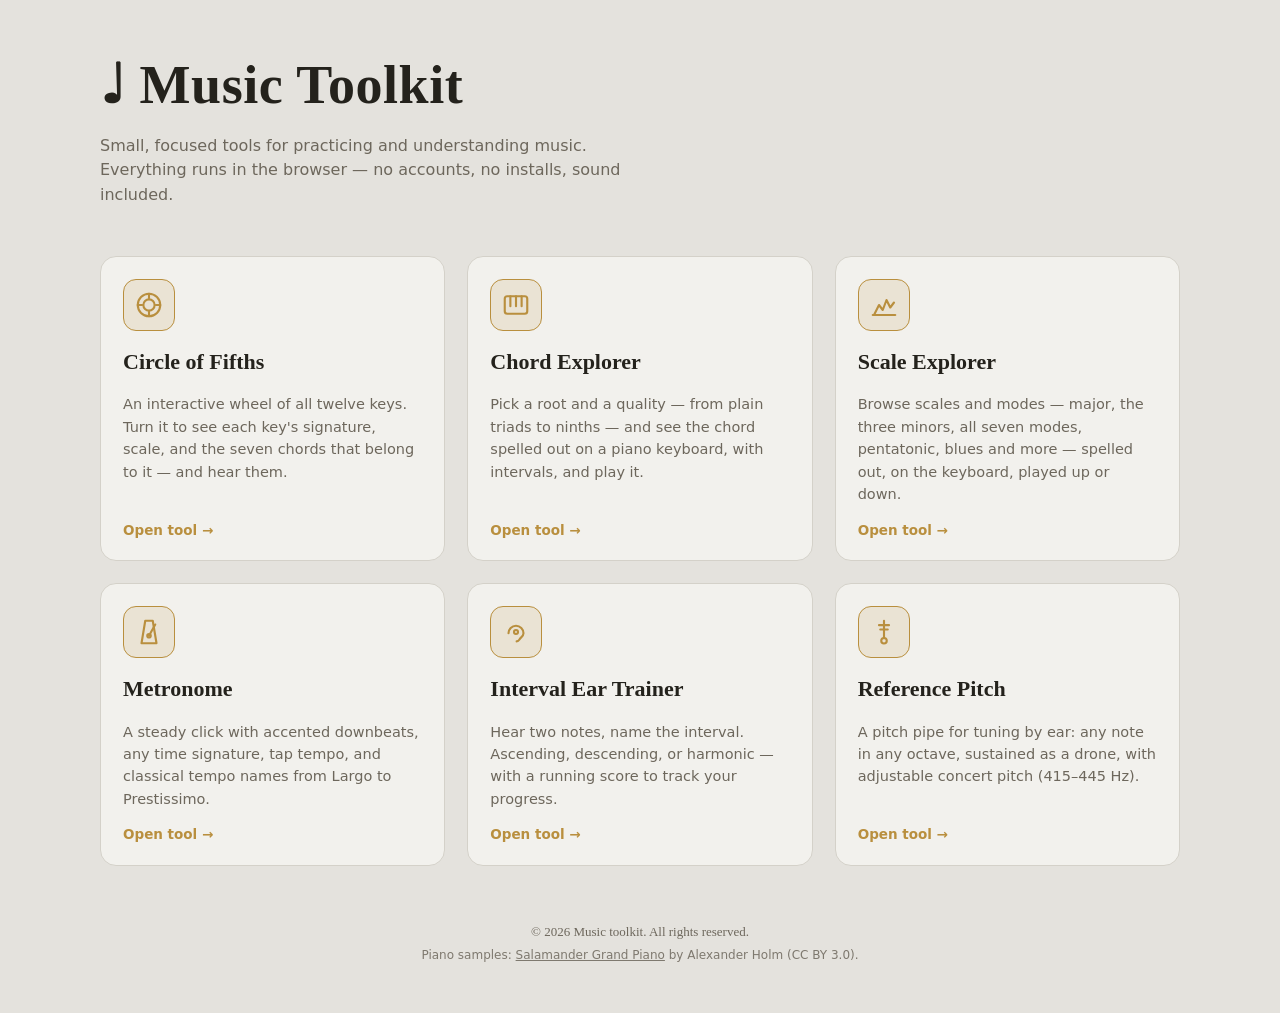
<file: index.html>
<!DOCTYPE html>
<html lang="en">
<head>
<meta charset="utf-8">
<meta name="viewport" content="width=device-width, initial-scale=1">
<title>Chord · Music Toolkit</title>
<link rel="stylesheet" href="css/theme.css">
<style>
  header.page{margin-bottom:clamp(24px,4vw,48px)}
  header.page h1{font-size:clamp(34px,5.5vw,54px)}
  .tools{
    display:grid;grid-template-columns:repeat(auto-fill,minmax(280px,1fr));
    gap:clamp(14px,2vw,22px);
  }
  a.tool{
    display:flex;flex-direction:column;gap:14px;text-decoration:none;color:var(--ink);
    background:var(--card);border:1px solid var(--card-edge);border-radius:16px;
    padding:22px 22px 20px;transition:border-color .2s, transform .2s;
  }
  a.tool:hover{border-color:var(--brass);transform:translateY(-2px)}
  a.tool:focus-visible{outline:2px solid var(--brass);outline-offset:3px}
  .tool .icon{
    width:52px;height:52px;border-radius:13px;background:var(--brass-soft);
    border:1px solid var(--brass);display:flex;align-items:center;justify-content:center;
  }
  .tool .icon svg{width:30px;height:30px;stroke:var(--brass);fill:none;
    stroke-width:1.7;stroke-linecap:round;stroke-linejoin:round}
  .tool h2{
    font-family:"Iowan Old Style","Palatino Linotype",Palatino,Georgia,serif;
    font-size:22px;font-weight:600;margin:0;
  }
  .tool p{margin:0;color:var(--muted);font-size:14.5px;flex:1}
  .tool .go{color:var(--brass);font-size:13.5px;font-weight:600}
</style>
</head>
<body>
<div class="wrap">
  <header class="page">
    <h1>♩ Music Toolkit</h1>
    <p>Small, focused tools for practicing and understanding music.
       Everything runs in the browser — no accounts, no installs, sound included.</p>
  </header>

  <div class="tools">
    <a class="tool" href="circle-of-fifths.html">
      <span class="icon" aria-hidden="true">
        <svg viewBox="0 0 24 24"><circle cx="12" cy="12" r="9"/><circle cx="12" cy="12" r="4.5"/>
        <path d="M12 3v3.5M12 17.5V21M3 12h3.5M17.5 12H21"/></svg>
      </span>
      <h2>Circle of Fifths</h2>
      <p>An interactive wheel of all twelve keys. Turn it to see each key's signature,
         scale, and the seven chords that belong to it — and hear them.</p>
      <span class="go">Open tool →</span>
    </a>

    <a class="tool" href="chords.html">
      <span class="icon" aria-hidden="true">
        <svg viewBox="0 0 24 24"><rect x="3" y="5" width="18" height="14" rx="2"/>
        <path d="M7.5 5v8M12 5v8M16.5 5v8"/></svg>
      </span>
      <h2>Chord Explorer</h2>
      <p>Pick a root and a quality — from plain triads to ninths — and see the chord
         spelled out on a piano keyboard, with intervals, and play it.</p>
      <span class="go">Open tool →</span>
    </a>

    <a class="tool" href="scales.html">
      <span class="icon" aria-hidden="true">
        <svg viewBox="0 0 24 24"><path d="M4 20L8 12l3 4 3-8 3 6 3-4"/>
        <path d="M3 20h18"/></svg>
      </span>
      <h2>Scale Explorer</h2>
      <p>Browse scales and modes — major, the three minors, all seven modes, pentatonic,
         blues and more — spelled out, on the keyboard, played up or down.</p>
      <span class="go">Open tool →</span>
    </a>

    <a class="tool" href="metronome.html">
      <span class="icon" aria-hidden="true">
        <svg viewBox="0 0 24 24"><path d="M9 3h6l3 18H6L9 3z"/><path d="M12 15L17 6"/>
        <circle cx="12" cy="15" r="1.4"/></svg>
      </span>
      <h2>Metronome</h2>
      <p>A steady click with accented downbeats, any time signature, tap tempo,
         and classical tempo names from Largo to Prestissimo.</p>
      <span class="go">Open tool →</span>
    </a>

    <a class="tool" href="ear-trainer.html">
      <span class="icon" aria-hidden="true">
        <svg viewBox="0 0 24 24"><path d="M6 13a6 6 0 1 1 12 0c0 2-1.5 3-2.5 4s-1 2.5-3 2.5"/>
        <circle cx="12" cy="12" r="1.6"/></svg>
      </span>
      <h2>Interval Ear Trainer</h2>
      <p>Hear two notes, name the interval. Ascending, descending, or harmonic —
         with a running score to track your progress.</p>
      <span class="go">Open tool →</span>
    </a>

    <a class="tool" href="tuner.html">
      <span class="icon" aria-hidden="true">
        <svg viewBox="0 0 24 24"><path d="M12 3v14"/><circle cx="12" cy="19" r="2.2"/>
        <path d="M8 6.5h8M9 10h6"/></svg>
      </span>
      <h2>Reference Pitch</h2>
      <p>A pitch pipe for tuning by ear: any note in any octave, sustained as a drone,
         with adjustable concert pitch (415–445&nbsp;Hz).</p>
      <span class="go">Open tool →</span>
    </a>
  </div>

  <footer class="site">
    <p class="brand">© 2026 Music toolkit. All rights reserved.</p>
    <p class="credit">Piano samples: <a href="https://archive.org/details/SalamanderGrandPianoV3">Salamander
       Grand Piano</a> by Alexander Holm (CC&nbsp;BY&nbsp;3.0).</p>
  </footer>
</div>
</body>
</html>
</file>
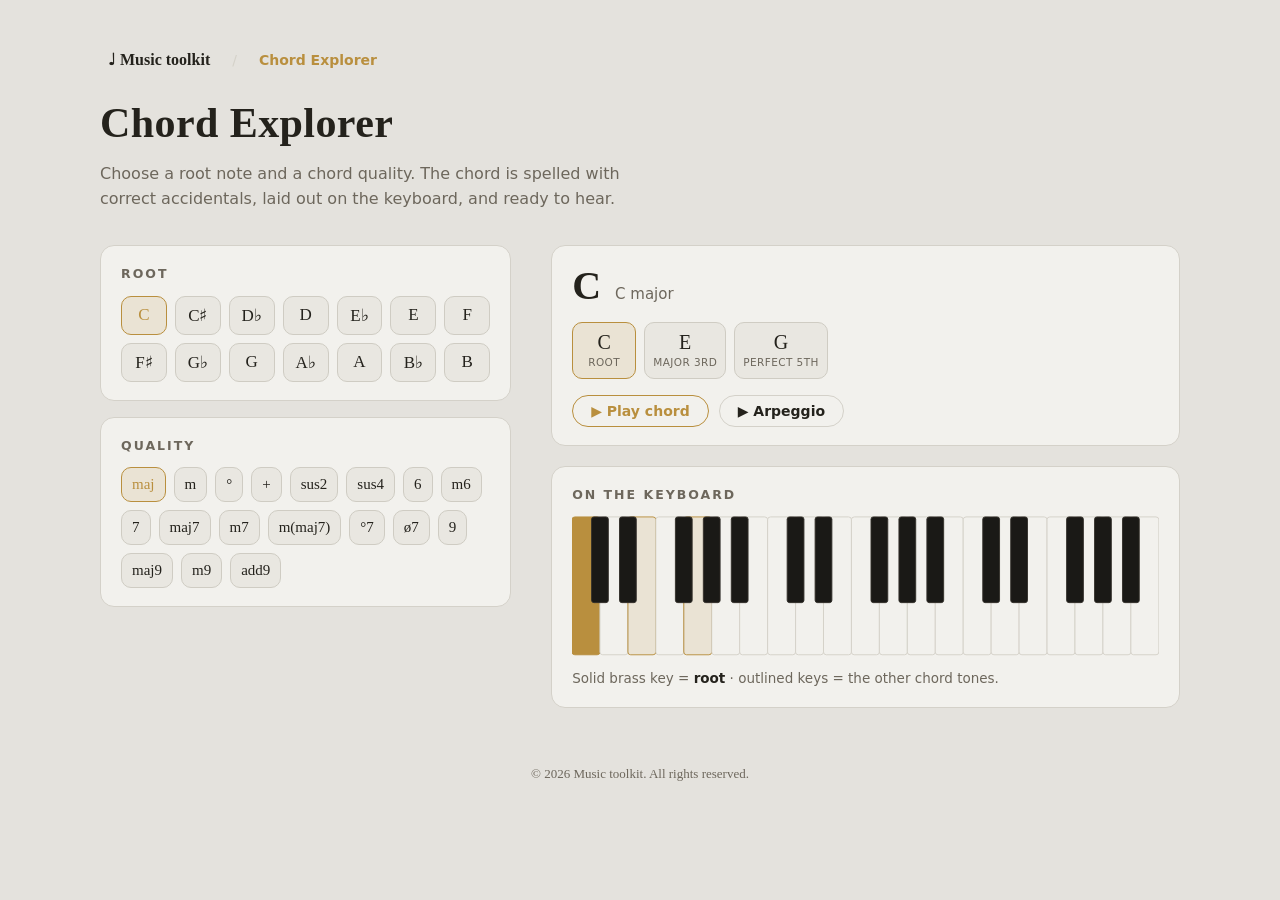
<file: chords.html>
<!DOCTYPE html>
<html lang="en">
<head>
<meta charset="utf-8">
<meta name="viewport" content="width=device-width, initial-scale=1">
<title>Chord Explorer · Music toolkit</title>
<link rel="stylesheet" href="css/theme.css">
<style>
  .layout{display:grid;grid-template-columns:minmax(0,.85fr) minmax(0,1.3fr);gap:clamp(20px,3.5vw,40px);align-items:start}
  @media (max-width:860px){.layout{grid-template-columns:1fr}}
  .col{display:flex;flex-direction:column;gap:16px;min-width:0}

  .roots{display:grid;grid-template-columns:repeat(7,1fr);gap:8px}
  .quals{display:flex;flex-wrap:wrap;gap:8px}
  .quals .chipbtn{font-size:15px}

  .chord-head{display:flex;align-items:baseline;gap:14px;flex-wrap:wrap}
  .chord-head .name{
    font-family:"Iowan Old Style","Palatino Linotype",Palatino,Georgia,serif;
    font-size:40px;font-weight:600;line-height:1.1;
  }
  .chord-head .full{color:var(--muted);font-size:15px}

  .note-row{display:flex;gap:8px;flex-wrap:wrap;margin-top:14px}
  .note-chip{
    background:var(--chip);border:1px solid var(--chip-edge);border-radius:10px;
    min-width:64px;padding:8px 8px 7px;text-align:center;
  }
  .note-chip.root{border-color:var(--brass);background:var(--brass-soft)}
  .note-chip .n{font-family:"Iowan Old Style",Palatino,Georgia,serif;font-size:20px;line-height:1.15}
  .note-chip .iv{font-size:10.5px;color:var(--muted);letter-spacing:.04em;text-transform:uppercase}

  .kbd-box{margin-top:4px}
  svg.kbd{display:block;width:100%;height:auto}
  .wk{fill:var(--card);stroke:var(--card-edge)}
  .bk{fill:var(--disc);stroke:var(--disc-line)}
  .wk.hl{fill:var(--brass-soft);stroke:var(--brass)}
  .bk.hl{fill:var(--brass);stroke:var(--brass)}
  .wk.rt{fill:var(--brass);stroke:var(--brass)}
  .bk.rt{fill:var(--brass);stroke:var(--engrave)}

  .play-row{display:flex;gap:10px;margin-top:16px;flex-wrap:wrap}
</style>
</head>
<body>
<nav class="topnav">
  <a class="home serif" href="index.html">♩ Music toolkit</a>
  <span class="sep">/</span>
  <span class="here">Chord Explorer</span>
</nav>
<div class="wrap">
  <header class="page">
    <h1>Chord Explorer</h1>
    <p>Choose a root note and a chord quality. The chord is spelled with correct
       accidentals, laid out on the keyboard, and ready to hear.</p>
  </header>

  <div class="layout">
    <div class="col">
      <div class="card">
        <h2 class="sect">Root</h2>
        <div class="roots" id="roots"></div>
      </div>
      <div class="card">
        <h2 class="sect">Quality</h2>
        <div class="quals" id="quals"></div>
      </div>
    </div>

    <div class="col">
      <div class="card">
        <div class="chord-head">
          <span class="name serif" id="chordName"></span>
          <span class="full" id="chordFull"></span>
        </div>
        <div class="note-row" id="noteRow"></div>
        <div class="play-row">
          <button class="btn brass" id="playBlock" type="button">▶ Play chord</button>
          <button class="btn" id="playArp" type="button">▶ Arpeggio</button>
        </div>
      </div>
      <div class="card kbd-box">
        <h2 class="sect">On the keyboard</h2>
        <svg class="kbd" id="kbd" viewBox="0 0 630 150" role="img"
             aria-label="Piano keyboard with chord tones highlighted"></svg>
        <p class="hint" style="margin-top:12px">Solid brass key = <b>root</b> ·
           outlined keys = the other chord tones.</p>
      </div>
    </div>
  </div>
  <footer class="site"><p class="brand">© 2026 Music toolkit. All rights reserved.</p></footer>
</div>

<script src="js/piano.js"></script>
<script>
(function(){
  "use strict";
  /* ---------------- theory ---------------- */
  const LETTERS = ["C","D","E","F","G","A","B"];
  const NAT_PC  = [0,2,4,5,7,9,11];
  const ACC_STR = {"-2":"𝄫","-1":"♭","0":"","1":"♯","2":"𝄪"};

  const ROOTS = ["C","C♯","D♭","D","E♭","E","F","F♯","G♭","G","A♭","A","B♭","B"];

  const QUALITIES = [
    {sym:"",        full:"major",            f:[[1,0],[3,4],[5,7]]},
    {sym:"m",       full:"minor",            f:[[1,0],[3,3],[5,7]]},
    {sym:"°",       full:"diminished",       f:[[1,0],[3,3],[5,6]]},
    {sym:"+",       full:"augmented",        f:[[1,0],[3,4],[5,8]]},
    {sym:"sus2",    full:"suspended 2nd",    f:[[2,2],[1,0],[5,7]].sort((a,b)=>a[1]-b[1])},
    {sym:"sus4",    full:"suspended 4th",    f:[[1,0],[4,5],[5,7]]},
    {sym:"6",       full:"major 6th",        f:[[1,0],[3,4],[5,7],[6,9]]},
    {sym:"m6",      full:"minor 6th",        f:[[1,0],[3,3],[5,7],[6,9]]},
    {sym:"7",       full:"dominant 7th",     f:[[1,0],[3,4],[5,7],[7,10]]},
    {sym:"maj7",    full:"major 7th",        f:[[1,0],[3,4],[5,7],[7,11]]},
    {sym:"m7",      full:"minor 7th",        f:[[1,0],[3,3],[5,7],[7,10]]},
    {sym:"m(maj7)", full:"minor–major 7th",  f:[[1,0],[3,3],[5,7],[7,11]]},
    {sym:"°7",      full:"diminished 7th",   f:[[1,0],[3,3],[5,6],[7,9]]},
    {sym:"ø7",      full:"half-diminished",  f:[[1,0],[3,3],[5,6],[7,10]]},
    {sym:"9",       full:"dominant 9th",     f:[[1,0],[3,4],[5,7],[7,10],[9,14]]},
    {sym:"maj9",    full:"major 9th",        f:[[1,0],[3,4],[5,7],[7,11],[9,14]]},
    {sym:"m9",      full:"minor 9th",        f:[[1,0],[3,3],[5,7],[7,10],[9,14]]},
    {sym:"add9",    full:"added 9th",        f:[[1,0],[3,4],[5,7],[9,14]]},
  ];

  const IV_NAME = {
    "1,0":"Root","2,2":"Major 2nd","3,3":"Minor 3rd","3,4":"Major 3rd",
    "4,5":"Perfect 4th","5,6":"Dim 5th","5,7":"Perfect 5th","5,8":"Aug 5th",
    "6,9":"Major 6th","7,9":"Dim 7th","7,10":"Minor 7th","7,11":"Major 7th",
    "9,14":"Major 9th"
  };

  function parseRoot(r){
    const letter = r[0];
    const acc = r.length>1 ? (r[1]==="♯" ? 1 : -1) : 0;
    const li = LETTERS.indexOf(letter);
    return {li, pc:(NAT_PC[li]+acc+12)%12};
  }
  /* spell one chord tone with the correct letter and accidental */
  function spell(root, deg, semis){
    const li = (root.li + deg - 1) % 7;
    const natural = NAT_PC[li];
    let acc = (root.pc + semis - natural) % 12;
    if (acc > 6) acc -= 12;
    if (acc < -6) acc += 12;
    return LETTERS[li] + (ACC_STR[String(acc)] ?? "?");
  }

  /* ---------------- state ---------------- */
  let rootName = "C", quality = QUALITIES[0];

  const rootsEl = document.getElementById("roots");
  const qualsEl = document.getElementById("quals");
  const kbd = document.getElementById("kbd");
  const NS = "http://www.w3.org/2000/svg";

  ROOTS.forEach(r=>{
    const b = document.createElement("button");
    b.className = "chipbtn"; b.type = "button"; b.textContent = r;
    b.addEventListener("click", ()=>{ rootName = r; render(); });
    rootsEl.appendChild(b);
  });
  QUALITIES.forEach(q=>{
    const b = document.createElement("button");
    b.className = "chipbtn"; b.type = "button";
    b.textContent = q.sym === "" ? "maj" : q.sym;
    b.title = q.full;
    b.addEventListener("click", ()=>{ quality = q; render(); });
    qualsEl.appendChild(b);
  });

  /* ---------------- keyboard drawing ---------------- */
  const OCTAVES = 3, WW = 30, WH = 148, BW = 18, BH = 92;
  const IS_BLACK = [false,true,false,true,false,false,true,false,true,false,true,false];
  const keyRects = [];  // index = semitones above the leftmost C

  function buildKeyboard(){
    const whites = [], blacks = [];
    let wx = 0;
    for (let o=0;o<OCTAVES;o++){
      for (let pc=0;pc<12;pc++){
        const idx = o*12+pc;
        if (!IS_BLACK[pc]){
          whites.push({idx, x:wx}); wx += WW;
        } else {
          blacks.push({idx, x:wx - BW/2});
        }
      }
    }
    whites.forEach(k=>{
      const r = document.createElementNS(NS,"rect");
      r.setAttribute("x",k.x); r.setAttribute("y",1);
      r.setAttribute("width",WW); r.setAttribute("height",WH);
      r.setAttribute("rx",3); r.setAttribute("class","wk");
      kbd.appendChild(r); keyRects[k.idx] = r;
    });
    blacks.forEach(k=>{
      const r = document.createElementNS(NS,"rect");
      r.setAttribute("x",k.x); r.setAttribute("y",1);
      r.setAttribute("width",BW); r.setAttribute("height",BH);
      r.setAttribute("rx",2.5); r.setAttribute("class","bk");
      kbd.appendChild(r); keyRects[k.idx] = r;
    });
  }
  buildKeyboard();

  /* ---------------- audio (sampled piano, see js/piano.js) ---------------- */
  const audio = Piano.context;
  const tone = Piano.play;
  function chordSemis(){
    const root = parseRoot(rootName);
    return quality.f.map(([,s]) => root.pc + s);
  }
  document.getElementById("playBlock").addEventListener("click", ()=>{
    const t0 = audio().currentTime + 0.03;
    chordSemis().forEach((s,i)=>{
      tone(s, t0, 1.4, 0.15);
      if (i===0) tone(s-12, t0, 1.4, 0.10);
    });
  });
  document.getElementById("playArp").addEventListener("click", ()=>{
    const t0 = audio().currentTime + 0.03;
    const semis = chordSemis();
    semis.concat([semis[0]+12]).forEach((s,i)=> tone(s, t0 + i*0.26, 0.5, 0.18));
  });

  /* ---------------- render ---------------- */
  function render(){
    const root = parseRoot(rootName);

    rootsEl.querySelectorAll(".chipbtn").forEach(b=>b.classList.toggle("on", b.textContent===rootName));
    qualsEl.querySelectorAll(".chipbtn").forEach(b=>{
      const sym = b.textContent==="maj" ? "" : b.textContent;
      b.classList.toggle("on", sym===quality.sym);
    });

    document.getElementById("chordName").textContent = rootName + quality.sym;
    document.getElementById("chordFull").textContent = rootName + " " + quality.full;

    const row = document.getElementById("noteRow");
    row.innerHTML = "";
    quality.f.forEach(([deg,semis])=>{
      const div = document.createElement("div");
      div.className = "note-chip" + (semis===0 ? " root" : "");
      div.innerHTML = '<div class="n serif">'+spell(root,deg,semis)+'</div>'+
                      '<div class="iv">'+(IV_NAME[deg+","+semis]||"")+'</div>';
      row.appendChild(div);
    });

    keyRects.forEach(r=>{ r.classList.remove("hl","rt"); });
    quality.f.forEach(([,semis])=>{
      const idx = root.pc + semis;
      if (keyRects[idx]) keyRects[idx].classList.add(semis===0 ? "rt" : "hl");
    });
  }
  render();
})();
</script>
</body>
</html>
</file>
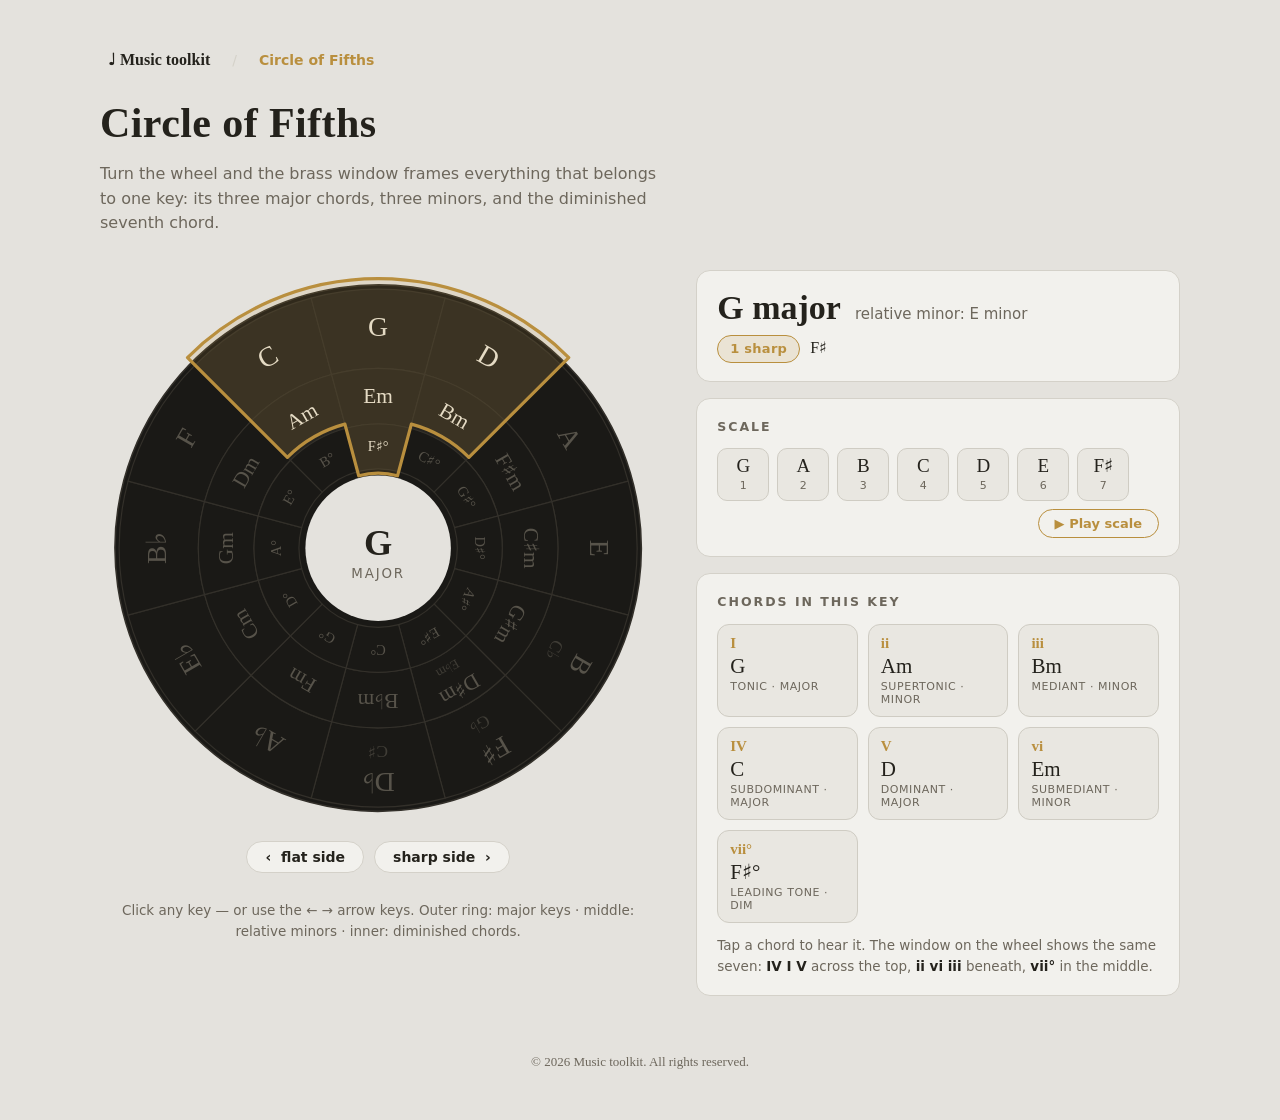
<file: circle-of-fifths.html>
<!DOCTYPE html>
<html lang="en">
<head>
<meta charset="utf-8">
<meta name="viewport" content="width=device-width, initial-scale=1">
<title>Circle of Fifths · Music toolkit</title>
<link rel="stylesheet" href="css/theme.css">
<style>
  .layout{display:grid;grid-template-columns:minmax(0,1.15fr) minmax(0,1fr);gap:clamp(20px,3.5vw,40px);align-items:start}
  @media (max-width:820px){.layout{grid-template-columns:1fr}}

  /* ---- wheel ---- */
  .wheel-col{display:flex;flex-direction:column;gap:14px;min-width:0}
  .wheel-box{position:relative}
  svg{display:block;width:100%;height:auto}
  .seg{cursor:pointer}
  .seg path{fill:var(--disc);stroke:var(--disc-line);stroke-width:1.1;transition:fill .35s}
  .seg text{fill:var(--engrave);transition:fill .35s;pointer-events:none;
    font-family:"Iowan Old Style","Palatino Linotype",Palatino,Georgia,serif}
  .seg .enh{fill:var(--engrave);opacity:.62}
  .seg.dim path{fill:var(--disc)}
  .seg.dim text{fill:var(--engrave-dim)}
  .seg.lit path{fill:var(--disc-active)}
  .seg.lit.side .ring-inn path{fill:var(--disc)}
  .seg.lit.side .ring-inn text{fill:var(--engrave-dim)}
  .seg:focus{outline:none}
  .seg:focus-visible path{stroke:var(--brass);stroke-width:2.4}
  .frame{pointer-events:none}
  .center-label{pointer-events:none}
  .center-label .big{fill:var(--ink);font-family:"Iowan Old Style","Palatino Linotype",Palatino,Georgia,serif;font-weight:600}
  .center-label .small{fill:var(--muted);font-size:12.5px;letter-spacing:.14em;text-transform:uppercase}
  .legend{color:var(--muted);font-size:13.5px;text-align:center}
  .nav{display:flex;justify-content:center;gap:10px}
  .nav button{
    background:var(--card);border:1px solid var(--card-edge);color:var(--ink);
    border-radius:999px;padding:8px 18px;font:600 14px/1 system-ui,sans-serif;cursor:pointer;
  }
  .nav button:hover{border-color:var(--brass);color:var(--brass)}
  .nav button:focus-visible{outline:2px solid var(--brass);outline-offset:2px}

  /* ---- panel ---- */
  .panel{display:flex;flex-direction:column;gap:16px;min-width:0}
  .card{background:var(--card);border:1px solid var(--card-edge);border-radius:14px;padding:18px 20px}
  .key-head{display:flex;align-items:baseline;gap:14px;flex-wrap:wrap}
  .key-head .name{font-family:"Iowan Old Style","Palatino Linotype",Palatino,Georgia,serif;font-size:34px;font-weight:600;line-height:1.1}
  .key-head .rel{color:var(--muted);font-size:15px}
  .sig{margin-top:8px;display:flex;align-items:center;gap:10px;flex-wrap:wrap}
  .sig .badge{
    background:var(--brass-soft);color:var(--brass);border:1px solid var(--brass);
    border-radius:999px;padding:3px 12px;font-size:13px;font-weight:600;letter-spacing:.02em;
  }
  .sig .accs{font-family:"Iowan Old Style",Palatino,Georgia,serif;font-size:16px;color:var(--ink)}
  h2.sect{
    font-size:12.5px;font-weight:700;letter-spacing:.16em;text-transform:uppercase;
    color:var(--muted);margin:0 0 12px;
  }
  .scale-row{display:flex;gap:8px;flex-wrap:wrap;align-items:center}
  .note-chip{
    background:var(--chip);border:1px solid var(--chip-edge);border-radius:10px;
    min-width:52px;padding:7px 6px 6px;text-align:center;
  }
  .note-chip .n{font-family:"Iowan Old Style",Palatino,Georgia,serif;font-size:19px;line-height:1.1}
  .note-chip .d{font-size:11px;color:var(--muted);font-variant-numeric:tabular-nums}
  .play{
    margin-left:auto;background:none;border:1px solid var(--brass);color:var(--brass);
    border-radius:999px;padding:7px 16px;font:600 13px/1 system-ui,sans-serif;cursor:pointer;white-space:nowrap;
  }
  .play:hover{background:var(--brass-soft)}
  .play:focus-visible{outline:2px solid var(--brass);outline-offset:2px}
  .chords{display:grid;grid-template-columns:repeat(auto-fill,minmax(118px,1fr));gap:10px}
  .chord{
    background:var(--chip);border:1px solid var(--chip-edge);border-radius:12px;
    padding:10px 12px;text-align:left;cursor:pointer;color:var(--ink);
    display:flex;flex-direction:column;gap:2px;font-family:inherit;
  }
  .chord:hover{border-color:var(--brass)}
  .chord:focus-visible{outline:2px solid var(--brass);outline-offset:2px}
  .chord .rn{font-family:"Iowan Old Style",Palatino,Georgia,serif;font-size:15px;color:var(--brass);font-weight:600}
  .chord .cn{font-family:"Iowan Old Style",Palatino,Georgia,serif;font-size:21px;line-height:1.15}
  .chord .fn{font-size:11px;color:var(--muted);letter-spacing:.05em;text-transform:uppercase}
  .hint{color:var(--muted);font-size:13.5px;margin:0}
  .hint b{color:var(--ink);font-weight:600}
</style>
</head>
<body>
<nav class="topnav">
  <a class="home serif" href="index.html">♩ Music toolkit</a>
  <span class="sep">/</span>
  <span class="here">Circle of Fifths</span>
</nav>
<div class="wrap">
  <header class="page">
    <h1>Circle of Fifths</h1>
    <p>Turn the wheel and the brass window frames everything that belongs to one key:
       its three major chords, three minors, and the diminished seventh chord.</p>
  </header>

  <div class="layout">
    <div class="wheel-col">
      <div class="wheel-box">
        <svg id="svg" viewBox="-260 -260 520 520" role="img" aria-label="Interactive circle of fifths wheel"></svg>
      </div>
      <div class="nav">
        <button id="prev" type="button">&lsaquo; &nbsp;flat side</button>
        <button id="next" type="button">sharp side&nbsp; &rsaquo;</button>
      </div>
      <p class="legend">Click any key — or use the ← → arrow keys. Outer ring: major keys ·
         middle: relative minors · inner: diminished chords.</p>
    </div>

    <div class="panel">
      <div class="card">
        <div class="key-head">
          <span class="name serif" id="keyName">G major</span>
          <span class="rel" id="relName">relative minor: E minor</span>
        </div>
        <div class="sig">
          <span class="badge" id="sigBadge">1 sharp</span>
          <span class="accs" id="sigAccs">F♯</span>
        </div>
      </div>

      <div class="card">
        <h2 class="sect">Scale</h2>
        <div class="scale-row" id="scaleRow"></div>
      </div>

      <div class="card">
        <h2 class="sect">Chords in this key</h2>
        <div class="chords" id="chordGrid"></div>
        <p class="hint" style="margin-top:12px">Tap a chord to hear it. The window on the wheel shows the same seven:
           <b>IV&nbsp;I&nbsp;V</b> across the top, <b>ii&nbsp;vi&nbsp;iii</b> beneath, <b>vii°</b> in the middle.</p>
      </div>
    </div>
  </div>
  <footer class="site"><p class="brand">© 2026 Music toolkit. All rights reserved.</p></footer>
</div>

<script src="js/piano.js"></script>
<script>
(function(){
  "use strict";
  /* ---------------- data ---------------- */
  const KEYS = [
    {maj:"C",  enh:null,  min:"Am",  minEnh:null,   dim:"B°",  sig:0,
     scale:["C","D","E","F","G","A","B"]},
    {maj:"G",  enh:null,  min:"Em",  minEnh:null,   dim:"F♯°", sig:1,
     scale:["G","A","B","C","D","E","F♯"]},
    {maj:"D",  enh:null,  min:"Bm",  minEnh:null,   dim:"C♯°", sig:2,
     scale:["D","E","F♯","G","A","B","C♯"]},
    {maj:"A",  enh:null,  min:"F♯m", minEnh:null,   dim:"G♯°", sig:3,
     scale:["A","B","C♯","D","E","F♯","G♯"]},
    {maj:"E",  enh:null,  min:"C♯m", minEnh:null,   dim:"D♯°", sig:4,
     scale:["E","F♯","G♯","A","B","C♯","D♯"]},
    {maj:"B",  enh:"C♭",  min:"G♯m", minEnh:null,   dim:"A♯°", sig:5,
     scale:["B","C♯","D♯","E","F♯","G♯","A♯"]},
    {maj:"F♯", enh:"G♭",  min:"D♯m", minEnh:"E♭m",  dim:"E♯°", sig:6,
     scale:["F♯","G♯","A♯","B","C♯","D♯","E♯"]},
    {maj:"D♭", enh:"C♯",  min:"B♭m", minEnh:null,   dim:"C°",  sig:-5,
     scale:["D♭","E♭","F","G♭","A♭","B♭","C"]},
    {maj:"A♭", enh:null,  min:"Fm",  minEnh:null,   dim:"G°",  sig:-4,
     scale:["A♭","B♭","C","D♭","E♭","F","G"]},
    {maj:"E♭", enh:null,  min:"Cm",  minEnh:null,   dim:"D°",  sig:-3,
     scale:["E♭","F","G","A♭","B♭","C","D"]},
    {maj:"B♭", enh:null,  min:"Gm",  minEnh:null,   dim:"A°",  sig:-2,
     scale:["B♭","C","D","E♭","F","G","A"]},
    {maj:"F",  enh:null,  min:"Dm",  minEnh:null,   dim:"E°",  sig:-1,
     scale:["F","G","A","B♭","C","D","E"]},
  ];
  const SHARP_ORDER = ["F♯","C♯","G♯","D♯","A♯","E♯","B♯"];
  const FLAT_ORDER  = ["B♭","E♭","A♭","D♭","G♭","C♭","F♭"];
  const DEGREES = [
    {rn:"I",   q:"major", fn:"Tonic"},
    {rn:"ii",  q:"minor", fn:"Supertonic"},
    {rn:"iii", q:"minor", fn:"Mediant"},
    {rn:"IV",  q:"major", fn:"Subdominant"},
    {rn:"V",   q:"major", fn:"Dominant"},
    {rn:"vi",  q:"minor", fn:"Submediant"},
    {rn:"vii°",q:"dim",   fn:"Leading tone"},
  ];
  const PC = {"C":0,"C♯":1,"D♭":1,"D":2,"D♯":3,"E♭":3,"E":4,"E♯":5,"F♭":4,
              "F":5,"F♯":6,"G♭":6,"G":7,"G♯":8,"A♭":8,"A":9,"A♯":10,"B♭":10,
              "B":11,"C♭":11,"B♯":0};

  /* ---------------- geometry ---------------- */
  const NS = "http://www.w3.org/2000/svg";
  const svg = document.getElementById("svg");
  const R = {out:[168,242], mid:[116,168], inn:[74,116]};
  const pt = (r,a)=>{const t=a*Math.PI/180; return (r*Math.sin(t)).toFixed(2)+" "+(-r*Math.cos(t)).toFixed(2);};
  function ring(r0,r1,a0,a1){
    const la = (a1-a0)>180 ? 1 : 0;
    return "M "+pt(r1,a0)+" A "+r1+" "+r1+" 0 "+la+" 1 "+pt(r1,a1)+
           " L "+pt(r0,a1)+" A "+r0+" "+r0+" 0 "+la+" 0 "+pt(r0,a0)+" Z";
  }
  function el(name, attrs, parent){
    const e = document.createElementNS(NS,name);
    for (const k in attrs) e.setAttribute(k, attrs[k]);
    if (parent) parent.appendChild(e);
    return e;
  }

  const wheel = el("g",{id:"wheel"},svg);
  el("circle",{cx:0,cy:0,r:246,fill:"var(--disc)",stroke:"var(--disc-line)","stroke-width":1.5},wheel);

  const segs = [];
  for (let i=0;i<12;i++){
    const a0 = i*30-15, a1 = i*30+15;
    const g = el("g",{class:"seg",tabindex:0,role:"button",
      "aria-label":KEYS[i].maj+" major"},wheel);
    [["out","maj",207,26],["mid","min",143,20],["inn","dim",95.5,13.5]].forEach(([ring_,field,rMid,fs])=>{
      const rg = el("g",{class:"ring-"+ring_},g);
      el("path",{d:ring(R[ring_][0],R[ring_][1],a0,a1)},rg);
      const tg = el("g",{transform:"rotate("+(i*30)+")"},rg);
      const key = KEYS[i];
      const main = key[field];
      const enh = field==="maj" ? key.enh : (field==="min" ? key.minEnh : null);
      const t = el("text",{x:0,y:-rMid+(enh?-3:fs*0.35),"text-anchor":"middle",
        "font-size":fs},tg);
      t.textContent = main;
      if (enh){
        const t2 = el("text",{x:0,y:-rMid+fs*0.85,"text-anchor":"middle",
          "font-size":fs*0.62,class:"enh"},tg);
        t2.textContent = enh;
      }
    });
    g.addEventListener("click",()=>select(i));
    g.addEventListener("keydown",e=>{
      if(e.key==="Enter"||e.key===" "){e.preventDefault();select(i);}
    });
    segs.push(g);
  }

  /* brass window frame (fixed, wheel rotates underneath) */
  const frame = el("g",{class:"frame"},svg);
  const framePath =
    "M "+pt(252,-45)+" A 252 252 0 0 1 "+pt(252,45)+
    " L "+pt(120,45)+" A 120 120 0 0 0 "+pt(120,15)+
    " L "+pt(70,15)+" A 70 70 0 0 0 "+pt(70,-15)+
    " L "+pt(120,-15)+" A 120 120 0 0 0 "+pt(120,-45)+" Z";
  el("path",{d:framePath,fill:"var(--brass-soft)",stroke:"var(--brass)",
    "stroke-width":3,"stroke-linejoin":"round"},frame);

  /* center label */
  const center = el("g",{class:"center-label"},svg);
  el("circle",{cx:0,cy:0,r:68,fill:"var(--ground)"},center);
  const cBig = el("text",{x:0,y:6,"text-anchor":"middle","font-size":34,class:"big"},center);
  const cSmall = el("text",{x:0,y:28,"text-anchor":"middle",class:"small"},center);

  /* ---------------- audio (sampled piano, see js/piano.js) ---------------- */
  const audio = Piano.context;
  function playChord(rootName, quality){
    const t0 = audio().currentTime+0.03;
    const root = PC[rootName];
    const third = quality==="major" ? 4 : 3;
    const fifth = quality==="dim" ? 6 : 7;
    [root, root+third, root+fifth].forEach((st,i)=>{
      Piano.play(st, t0, 1.1, 0.16);
      if(i===0) Piano.play(st-12, t0, 1.1, 0.10);
    });
  }
  function playScale(scale){
    const t0 = audio().currentTime+0.03;
    const notes = scale.concat([scale[0]]);
    let prev = -1, oct = 0;
    notes.forEach((n,i)=>{
      let pc = PC[n];
      if (pc <= prev) oct++;
      prev = pc;
      Piano.play(pc + oct*12, t0 + i*0.22, 0.34, 0.18);
    });
  }

  /* ---------------- selection / render ---------------- */
  const keyName = document.getElementById("keyName");
  const relName = document.getElementById("relName");
  const sigBadge = document.getElementById("sigBadge");
  const sigAccs = document.getElementById("sigAccs");
  const scaleRow = document.getElementById("scaleRow");
  const chordGrid = document.getElementById("chordGrid");

  let sel = 1;          // start on G
  let rot = -30;        // accumulated wheel rotation in degrees
  let animId = null;
  const reduceMotion = matchMedia("(prefers-reduced-motion: reduce)").matches;

  function setRot(a){ wheel.setAttribute("transform","rotate("+a+")"); }
  function animateTo(target){
    if (reduceMotion){ rot = target; setRot(rot); return; }
    cancelAnimationFrame(animId);
    const from = rot, delta = target - from, dur = 700;
    let start = null;
    function step(ts){
      if (start===null) start = ts;
      const p = Math.min(1,(ts-start)/dur);
      rot = from + delta*(1 - Math.pow(1-p,3));   // ease-out cubic
      setRot(rot);
      if (p < 1) animId = requestAnimationFrame(step);
    }
    animId = requestAnimationFrame(step);
  }

  function select(i){
    const delta = ((-i*30 - rot) % 360 + 540) % 360 - 180;
    sel = i;
    animateTo(rot + delta);
    paint();
  }

  function paint(){
    const k = KEYS[sel];
    const lit = new Set([(sel+11)%12, sel, (sel+1)%12]);
    segs.forEach((g,i)=>{
      const on = lit.has(i);
      g.classList.toggle("lit", on);
      g.classList.toggle("dim", !on);
      g.classList.toggle("side", on && i!==sel);
    });
    cBig.textContent = k.maj;
    cSmall.textContent = "major";

    keyName.textContent = (k.enh ? k.maj+" / "+k.enh : k.maj) + " major";
    relName.textContent = "relative minor: " + k.min.replace("m"," minor");
    const s = k.sig;
    sigBadge.textContent = s===0 ? "no sharps or flats"
      : Math.abs(s) + (s>0?" sharp":" flat") + (Math.abs(s)>1?"s":"");
    sigAccs.textContent = s===0 ? "—"
      : (s>0 ? SHARP_ORDER.slice(0,s) : FLAT_ORDER.slice(0,-s)).join(" · ");

    scaleRow.innerHTML = "";
    k.scale.forEach((n,d)=>{
      const div = document.createElement("div");
      div.className = "note-chip";
      div.innerHTML = '<div class="n serif">'+n+'</div><div class="d">'+(d+1)+'</div>';
      scaleRow.appendChild(div);
    });
    const btn = document.createElement("button");
    btn.className = "play"; btn.type = "button"; btn.textContent = "▶ Play scale";
    btn.addEventListener("click",()=>playScale(k.scale));
    scaleRow.appendChild(btn);

    chordGrid.innerHTML = "";
    DEGREES.forEach((deg,d)=>{
      const root = k.scale[d];
      const name = deg.q==="major" ? root : (deg.q==="minor" ? root+"m" : root+"°");
      const b = document.createElement("button");
      b.className = "chord"; b.type = "button";
      b.setAttribute("aria-label","Play "+name);
      b.innerHTML = '<span class="rn">'+deg.rn+'</span>'+
                    '<span class="cn">'+name+'</span>'+
                    '<span class="fn">'+deg.fn+" · "+deg.q+'</span>';
      b.addEventListener("click",()=>playChord(root, deg.q));
      chordGrid.appendChild(b);
    });
  }

  document.getElementById("next").addEventListener("click",()=>select((sel+1)%12));
  document.getElementById("prev").addEventListener("click",()=>select((sel+11)%12));
  document.addEventListener("keydown",e=>{
    if (e.target.closest("input,textarea")) return;
    if (e.key==="ArrowRight"){e.preventDefault();select((sel+1)%12);}
    if (e.key==="ArrowLeft"){e.preventDefault();select((sel+11)%12);}
  });

  setRot(rot);
  paint();
})();
</script>
</body>
</html>
</file>
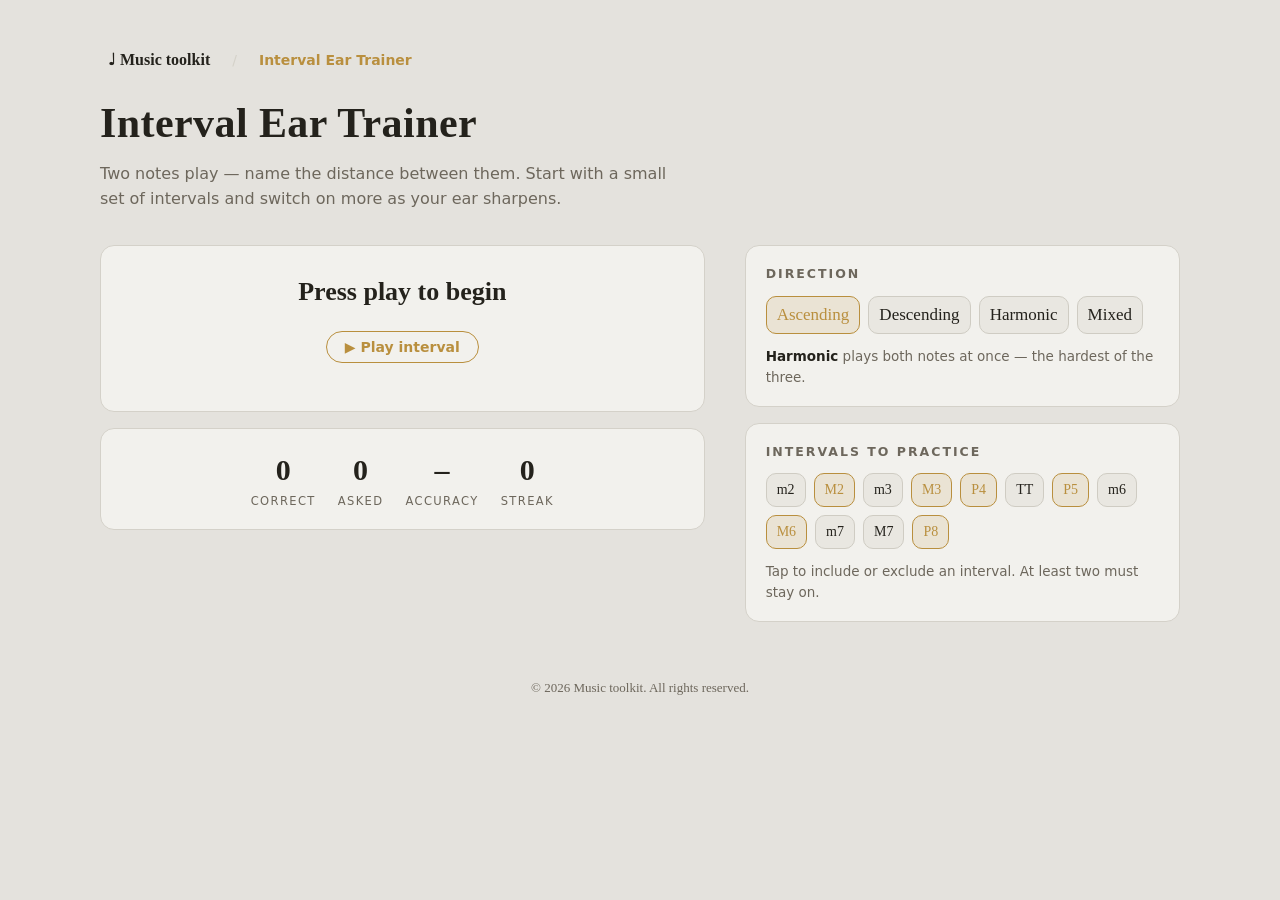
<file: ear-trainer.html>
<!DOCTYPE html>
<html lang="en">
<head>
<meta charset="utf-8">
<meta name="viewport" content="width=device-width, initial-scale=1">
<title>Interval Ear Trainer · Music toolkit</title>
<link rel="stylesheet" href="css/theme.css">
<style>
  .layout{display:grid;grid-template-columns:minmax(0,1.25fr) minmax(0,.9fr);gap:clamp(20px,3.5vw,40px);align-items:start}
  @media (max-width:860px){.layout{grid-template-columns:1fr}}
  .col{display:flex;flex-direction:column;gap:16px;min-width:0}

  .quiz{text-align:center;padding:26px 20px}
  .status{
    font-family:"Iowan Old Style","Palatino Linotype",Palatino,Georgia,serif;
    font-size:26px;font-weight:600;min-height:38px;
  }
  .status.good{color:var(--brass)}
  .status.bad{color:var(--muted)}
  .quiz .play-row{display:flex;gap:10px;justify-content:center;margin:18px 0 22px;flex-wrap:wrap}
  .answers{display:grid;grid-template-columns:repeat(auto-fill,minmax(96px,1fr));gap:8px}
  .answers .chipbtn{padding:11px 6px;font-size:15px}
  .answers .chipbtn:disabled{opacity:.45;cursor:default}
  .answers .chipbtn.correct{border-color:var(--brass);background:var(--brass-soft);color:var(--brass)}
  .answers .chipbtn.wrong{border-color:var(--muted);color:var(--muted);text-decoration:line-through}

  .scorebar{display:flex;gap:22px;justify-content:center;flex-wrap:wrap}
  .stat{text-align:center}
  .stat .v{font-family:"Iowan Old Style",Palatino,Georgia,serif;font-size:30px;font-weight:600;
    font-variant-numeric:tabular-nums}
  .stat .l{font-size:11.5px;color:var(--muted);letter-spacing:.12em;text-transform:uppercase}

  .modes,.pool{display:flex;gap:8px;flex-wrap:wrap}
  .pool .chipbtn{font-size:14px}
</style>
</head>
<body>
<nav class="topnav">
  <a class="home serif" href="index.html">♩ Music toolkit</a>
  <span class="sep">/</span>
  <span class="here">Interval Ear Trainer</span>
</nav>
<div class="wrap">
  <header class="page">
    <h1>Interval Ear Trainer</h1>
    <p>Two notes play — name the distance between them. Start with a small set of
       intervals and switch on more as your ear sharpens.</p>
  </header>

  <div class="layout">
    <div class="col">
      <div class="card quiz">
        <div class="status" id="status">Press play to begin</div>
        <div class="play-row">
          <button class="btn brass" id="playBtn" type="button">▶ Play interval</button>
          <button class="btn" id="nextBtn" type="button" hidden>Next question →</button>
        </div>
        <div class="answers" id="answers"></div>
      </div>
      <div class="card">
        <div class="scorebar">
          <div class="stat"><div class="v" id="sCorrect">0</div><div class="l">correct</div></div>
          <div class="stat"><div class="v" id="sTotal">0</div><div class="l">asked</div></div>
          <div class="stat"><div class="v" id="sPct">–</div><div class="l">accuracy</div></div>
          <div class="stat"><div class="v" id="sStreak">0</div><div class="l">streak</div></div>
        </div>
      </div>
    </div>

    <div class="col">
      <div class="card">
        <h2 class="sect">Direction</h2>
        <div class="modes" id="modes"></div>
        <p class="hint" style="margin-top:12px"><b>Harmonic</b> plays both notes at once —
           the hardest of the three.</p>
      </div>
      <div class="card">
        <h2 class="sect">Intervals to practice</h2>
        <div class="pool" id="pool"></div>
        <p class="hint" style="margin-top:12px">Tap to include or exclude an interval.
           At least two must stay on.</p>
      </div>
    </div>
  </div>
  <footer class="site"><p class="brand">© 2026 Music toolkit. All rights reserved.</p></footer>
</div>

<script src="js/piano.js"></script>
<script>
(function(){
  "use strict";
  const INTERVALS = [
    {s:1,  ab:"m2", name:"Minor 2nd"},
    {s:2,  ab:"M2", name:"Major 2nd"},
    {s:3,  ab:"m3", name:"Minor 3rd"},
    {s:4,  ab:"M3", name:"Major 3rd"},
    {s:5,  ab:"P4", name:"Perfect 4th"},
    {s:6,  ab:"TT", name:"Tritone"},
    {s:7,  ab:"P5", name:"Perfect 5th"},
    {s:8,  ab:"m6", name:"Minor 6th"},
    {s:9,  ab:"M6", name:"Major 6th"},
    {s:10, ab:"m7", name:"Minor 7th"},
    {s:11, ab:"M7", name:"Major 7th"},
    {s:12, ab:"P8", name:"Octave"},
  ];
  const MODES = [["asc","Ascending"],["desc","Descending"],["harm","Harmonic"],["mix","Mixed"]];

  /* start with an approachable pool */
  const enabled = new Set([2,4,5,7,9,12]);
  let mode = "asc";
  let current = null;       // {s, base, dir}
  let answered = false;
  let correct = 0, total = 0, streak = 0;

  /* ---- audio (sampled piano, see js/piano.js) ---- */
  const audio = Piano.context;
  const tone = Piano.play;
  function playCurrent(){
    if (!current) return;
    const t0 = audio().currentTime + 0.05;
    const a = current.base;
    const b = current.dir==="desc" ? current.base - current.s : current.base + current.s;
    if (current.dir==="harm"){
      tone(a,t0,1.5,.16); tone(b,t0,1.5,.16);
    } else {
      tone(a,t0,.75,.2); tone(b,t0+.85,.9,.2);
    }
  }

  /* ---- question flow ---- */
  const statusEl = document.getElementById("status");
  const playBtn = document.getElementById("playBtn");
  const nextBtn = document.getElementById("nextBtn");
  const answersEl = document.getElementById("answers");

  function newQuestion(){
    const pool = INTERVALS.filter(iv=>enabled.has(iv.s));
    const iv = pool[Math.floor(Math.random()*pool.length)];
    const dir = mode==="mix" ? ["asc","desc","harm"][Math.floor(Math.random()*3)] : mode;
    /* keep both notes within ±14 semitones of middle C */
    const lo = dir==="desc" ? -14 + iv.s : -14;
    const hi = dir==="desc" ? 14 : 14 - iv.s;
    const base = lo + Math.floor(Math.random()*(hi-lo+1));
    current = {s:iv.s, base, dir};
    answered = false;
    statusEl.textContent = "What do you hear?";
    statusEl.className = "status";
    nextBtn.hidden = true;
    playBtn.textContent = "▶ Replay";
    drawAnswers();
    playCurrent();
  }

  function drawAnswers(){
    answersEl.innerHTML = "";
    INTERVALS.filter(iv=>enabled.has(iv.s)).forEach(iv=>{
      const b = document.createElement("button");
      b.className = "chipbtn"; b.type = "button";
      b.textContent = iv.name;
      b.addEventListener("click", ()=>answer(iv, b));
      answersEl.appendChild(b);
    });
  }

  function answer(iv, btn){
    if (answered || !current) return;
    answered = true;
    total++;
    const right = iv.s === current.s;
    if (right){ correct++; streak++; } else { streak = 0; }
    const correctName = INTERVALS.find(x=>x.s===current.s).name;
    answersEl.querySelectorAll("button").forEach(b=>{
      b.disabled = true;
      if (b.textContent === correctName) b.classList.add("correct");
    });
    if (!right) btn.classList.add("wrong");
    statusEl.textContent = right ? "Correct — " + correctName
                                 : "It was " + correctName;
    statusEl.className = "status " + (right ? "good" : "bad");
    nextBtn.hidden = false;
    updateScore();
    if (right) setTimeout(()=>{ if (answered) newQuestion(); }, 1300);
  }

  function updateScore(){
    document.getElementById("sCorrect").textContent = correct;
    document.getElementById("sTotal").textContent = total;
    document.getElementById("sPct").textContent =
      total ? Math.round(100*correct/total)+"%" : "–";
    document.getElementById("sStreak").textContent = streak;
  }

  playBtn.addEventListener("click", ()=> current && !answered ? playCurrent() : newQuestion());
  nextBtn.addEventListener("click", newQuestion);

  /* ---- settings ---- */
  const modesEl = document.getElementById("modes");
  MODES.forEach(([v,label])=>{
    const b = document.createElement("button");
    b.className = "chipbtn" + (v===mode ? " on" : "");
    b.type = "button"; b.textContent = label; b.dataset.v = v;
    b.addEventListener("click", ()=>{
      mode = v;
      modesEl.querySelectorAll(".chipbtn").forEach(x=>x.classList.toggle("on", x.dataset.v===v));
    });
    modesEl.appendChild(b);
  });

  const poolEl = document.getElementById("pool");
  INTERVALS.forEach(iv=>{
    const b = document.createElement("button");
    b.className = "chipbtn" + (enabled.has(iv.s) ? " on" : "");
    b.type = "button"; b.textContent = iv.ab; b.title = iv.name;
    b.addEventListener("click", ()=>{
      if (enabled.has(iv.s)){
        if (enabled.size <= 2) return;          // keep at least two
        enabled.delete(iv.s);
      } else enabled.add(iv.s);
      b.classList.toggle("on", enabled.has(iv.s));
      if (!answered && current){
        // refresh choices mid-question; re-deal if the asked interval was removed
        if (!enabled.has(current.s)) newQuestion();
        else drawAnswers();
      }
    });
    poolEl.appendChild(b);
  });
})();
</script>
</body>
</html>
</file>
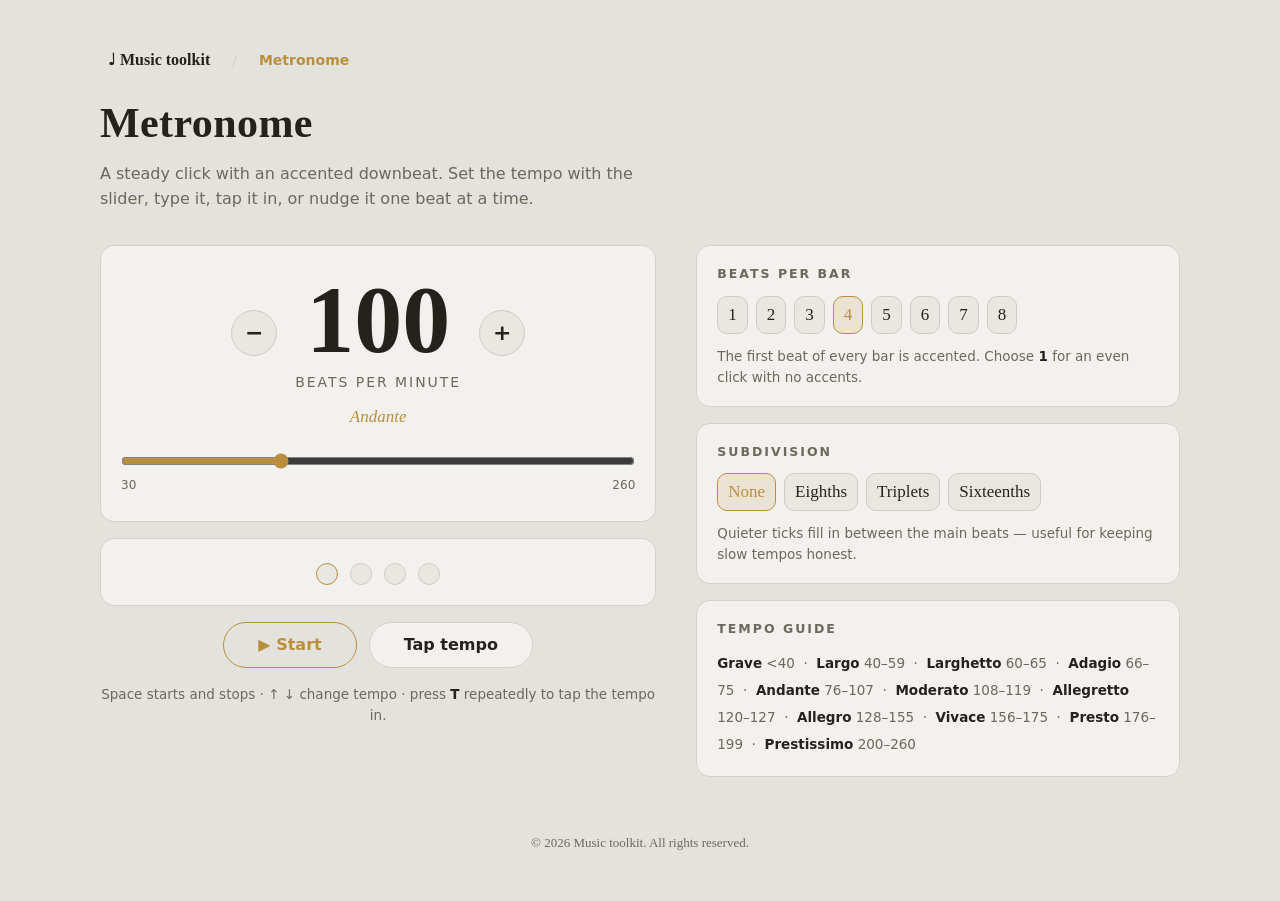
<file: metronome.html>
<!DOCTYPE html>
<html lang="en">
<head>
<meta charset="utf-8">
<meta name="viewport" content="width=device-width, initial-scale=1">
<title>Metronome · Music toolkit</title>
<link rel="stylesheet" href="css/theme.css">
<style>
  .layout{display:grid;grid-template-columns:minmax(0,1.15fr) minmax(0,1fr);gap:clamp(20px,3.5vw,40px);align-items:start}
  @media (max-width:820px){.layout{grid-template-columns:1fr}}
  .col{display:flex;flex-direction:column;gap:16px;min-width:0}

  .tempo-card{text-align:center;padding:26px 20px}
  .bpm-row{display:flex;align-items:center;justify-content:center;gap:18px}
  .bpm{
    font-family:"Iowan Old Style","Palatino Linotype",Palatino,Georgia,serif;
    font-size:clamp(64px,10vw,96px);font-weight:600;line-height:1;
    font-variant-numeric:tabular-nums;min-width:3ch;
  }
  .bpm-unit{color:var(--muted);font-size:14px;letter-spacing:.14em;text-transform:uppercase;margin-top:4px}
  .tempo-name{color:var(--brass);font-size:17px;margin-top:10px;
    font-family:"Iowan Old Style",Palatino,Georgia,serif;font-style:italic}
  .step{
    width:46px;height:46px;border-radius:50%;background:var(--chip);
    border:1px solid var(--chip-edge);color:var(--ink);font:600 22px/1 system-ui;cursor:pointer;
  }
  .step:hover{border-color:var(--brass);color:var(--brass)}
  .step:focus-visible{outline:2px solid var(--brass);outline-offset:2px}
  input[type=range]{width:100%;margin:22px 0 6px;accent-color:var(--brass)}
  .range-labels{display:flex;justify-content:space-between;color:var(--muted);font-size:12px}

  .beats{display:flex;justify-content:center;gap:12px;flex-wrap:wrap;padding:6px 0 2px}
  .dot{
    width:22px;height:22px;border-radius:50%;background:var(--chip);
    border:1px solid var(--chip-edge);transition:transform .08s, background .08s, border-color .08s;
  }
  .dot.accent-mark{border-color:var(--brass)}
  .dot.hit{background:var(--brass);border-color:var(--brass);transform:scale(1.35)}

  .controls{display:flex;gap:12px;justify-content:center;flex-wrap:wrap}
  .btn.big{padding:14px 34px;font-size:16px}

  .sig-row{display:flex;gap:8px;flex-wrap:wrap}
  .sound-row{display:flex;gap:8px;flex-wrap:wrap;margin-top:4px}
</style>
</head>
<body>
<nav class="topnav">
  <a class="home serif" href="index.html">♩ Music toolkit</a>
  <span class="sep">/</span>
  <span class="here">Metronome</span>
</nav>
<div class="wrap">
  <header class="page">
    <h1>Metronome</h1>
    <p>A steady click with an accented downbeat. Set the tempo with the slider,
       type it, tap it in, or nudge it one beat at a time.</p>
  </header>

  <div class="layout">
    <div class="col">
      <div class="card tempo-card">
        <div class="bpm-row">
          <button class="step" id="minus" type="button" aria-label="Slower">−</button>
          <div>
            <div class="bpm serif" id="bpmView">100</div>
            <div class="bpm-unit">beats per minute</div>
          </div>
          <button class="step" id="plus" type="button" aria-label="Faster">+</button>
        </div>
        <div class="tempo-name" id="tempoName">Allegretto</div>
        <input type="range" id="slider" min="30" max="260" value="100" step="1"
               aria-label="Tempo in beats per minute">
        <div class="range-labels"><span>30</span><span>260</span></div>
      </div>

      <div class="card">
        <div class="beats" id="beats"></div>
      </div>

      <div class="controls">
        <button class="btn brass big" id="startStop" type="button">▶ Start</button>
        <button class="btn big" id="tap" type="button">Tap tempo</button>
      </div>
      <p class="hint" style="text-align:center">Space starts and stops · ↑ ↓ change tempo ·
         press <b>T</b> repeatedly to tap the tempo in.</p>
    </div>

    <div class="col">
      <div class="card">
        <h2 class="sect">Beats per bar</h2>
        <div class="sig-row" id="sigRow"></div>
        <p class="hint" style="margin-top:12px">The first beat of every bar is accented.
           Choose <b>1</b> for an even click with no accents.</p>
      </div>
      <div class="card">
        <h2 class="sect">Subdivision</h2>
        <div class="sound-row" id="subRow"></div>
        <p class="hint" style="margin-top:12px">Quieter ticks fill in between the main beats —
           useful for keeping slow tempos honest.</p>
      </div>
      <div class="card">
        <h2 class="sect">Tempo guide</h2>
        <p class="hint" id="guide" style="line-height:2"></p>
      </div>
    </div>
  </div>
  <footer class="site"><p class="brand">© 2026 Music toolkit. All rights reserved.</p></footer>
</div>

<script>
(function(){
  "use strict";
  const TEMPI = [
    [40,"Grave"],[60,"Largo"],[66,"Larghetto"],[76,"Adagio"],[108,"Andante"],
    [120,"Moderato"],[128,"Allegretto"],[156,"Allegro"],[176,"Vivace"],
    [200,"Presto"],[261,"Prestissimo"]
  ];
  function tempoName(bpm){
    for (const [max,name] of TEMPI) if (bpm < max) return name;
    return "Prestissimo";
  }

  let bpm = 100, beatsPerBar = 4, subdiv = 1;
  let running = false, ctx = null, timer = null;
  let nextTime = 0, tick = 0;   // tick counts subdivisions

  const bpmView = document.getElementById("bpmView");
  const tempoNameEl = document.getElementById("tempoName");
  const slider = document.getElementById("slider");
  const startStop = document.getElementById("startStop");
  const beatsEl = document.getElementById("beats");
  const sigRow = document.getElementById("sigRow");
  const subRow = document.getElementById("subRow");

  document.getElementById("guide").innerHTML = TEMPI.map(([max,name],i)=>{
    const lo = i===0 ? "&lt;40" : TEMPI[i-1][0]+"–"+(max-1);
    return "<b>"+name+"</b> "+lo;
  }).join(" &nbsp;·&nbsp; ");

  /* ---- UI: tempo ---- */
  function setBpm(v, fromSlider){
    bpm = Math.min(260, Math.max(30, Math.round(v)));
    bpmView.textContent = bpm;
    tempoNameEl.textContent = tempoName(bpm);
    if (!fromSlider) slider.value = bpm;
  }
  slider.addEventListener("input", ()=>setBpm(+slider.value, true));
  document.getElementById("plus").addEventListener("click", ()=>setBpm(bpm+1));
  document.getElementById("minus").addEventListener("click", ()=>setBpm(bpm-1));

  /* ---- UI: beats per bar ---- */
  function drawDots(){
    beatsEl.innerHTML = "";
    for (let i=0;i<beatsPerBar;i++){
      const d = document.createElement("div");
      d.className = "dot" + (i===0 && beatsPerBar>1 ? " accent-mark" : "");
      beatsEl.appendChild(d);
    }
  }
  [1,2,3,4,5,6,7,8].forEach(n=>{
    const b = document.createElement("button");
    b.className = "chipbtn" + (n===beatsPerBar ? " on" : "");
    b.type = "button"; b.textContent = n;
    b.addEventListener("click", ()=>{
      beatsPerBar = n; tick = 0;
      sigRow.querySelectorAll(".chipbtn").forEach(x=>x.classList.toggle("on", +x.textContent===n));
      drawDots();
    });
    sigRow.appendChild(b);
  });
  drawDots();

  /* ---- UI: subdivision ---- */
  [["1","None"],["2","Eighths"],["3","Triplets"],["4","Sixteenths"]].forEach(([v,label])=>{
    const b = document.createElement("button");
    b.className = "chipbtn" + (+v===subdiv ? " on" : "");
    b.type = "button"; b.textContent = label; b.dataset.v = v;
    b.addEventListener("click", ()=>{
      subdiv = +v; tick = 0;
      subRow.querySelectorAll(".chipbtn").forEach(x=>x.classList.toggle("on", +x.dataset.v===subdiv));
    });
    subRow.appendChild(b);
  });

  /* ---- audio ---- */
  function audio(){
    if(!ctx) ctx = new (window.AudioContext||window.webkitAudioContext)();
    if(ctx.state==="suspended") ctx.resume();
    return ctx;
  }
  function click(t, kind){ // kind: accent | beat | sub
    const c = audio();
    const o = c.createOscillator(), g = c.createGain();
    const f = kind==="accent" ? 1760 : kind==="beat" ? 1174.66 : 880;
    const v = kind==="accent" ? .5 : kind==="beat" ? .35 : .14;
    o.type = "square"; o.frequency.value = f;
    g.gain.setValueAtTime(v, t);
    g.gain.exponentialRampToValueAtTime(0.0001, t+0.05);
    o.connect(g).connect(c.destination);
    o.start(t); o.stop(t+0.06);
  }

  function flash(beatIdx){
    const dots = beatsEl.children;
    for (let i=0;i<dots.length;i++) dots[i].classList.toggle("hit", i===beatIdx);
    setTimeout(()=>{ if(dots[beatIdx]) dots[beatIdx].classList.remove("hit"); }, 110);
  }

  function scheduler(){
    const c = audio();
    while (nextTime < c.currentTime + 0.12){
      const isBeat = tick % subdiv === 0;
      const beatIdx = Math.floor(tick/subdiv) % beatsPerBar;
      const kind = !isBeat ? "sub" : (beatIdx===0 && beatsPerBar>1 ? "accent" : "beat");
      click(nextTime, kind);
      if (isBeat){
        const delay = Math.max(0,(nextTime - c.currentTime)*1000);
        setTimeout(()=>flash(beatIdx), delay);
      }
      nextTime += 60/bpm/subdiv;
      tick++;
    }
  }

  function start(){
    running = true; tick = 0;
    nextTime = audio().currentTime + 0.08;
    timer = setInterval(scheduler, 25);
    startStop.textContent = "■ Stop";
    startStop.classList.add("on");
  }
  function stop(){
    running = false;
    clearInterval(timer);
    startStop.textContent = "▶ Start";
    startStop.classList.remove("on");
  }
  startStop.addEventListener("click", ()=> running ? stop() : start());

  /* ---- tap tempo ---- */
  let taps = [];
  function tap(){
    const now = performance.now();
    taps = taps.filter(t => now - t < 2500);
    taps.push(now);
    if (taps.length >= 2){
      const gaps = [];
      for (let i=1;i<taps.length;i++) gaps.push(taps[i]-taps[i-1]);
      const avg = gaps.reduce((a,b)=>a+b,0)/gaps.length;
      setBpm(60000/avg);
    }
  }
  document.getElementById("tap").addEventListener("click", tap);

  /* ---- keyboard ---- */
  document.addEventListener("keydown", e=>{
    if (e.target.closest("input,textarea,button") && e.key===" ") return;
    if (e.key===" "){ e.preventDefault(); running ? stop() : start(); }
    if (e.key==="ArrowUp"){ e.preventDefault(); setBpm(bpm + (e.shiftKey?10:1)); }
    if (e.key==="ArrowDown"){ e.preventDefault(); setBpm(bpm - (e.shiftKey?10:1)); }
    if (e.key==="t" || e.key==="T") tap();
  });

  setBpm(100);
})();
</script>
</body>
</html>
</file>
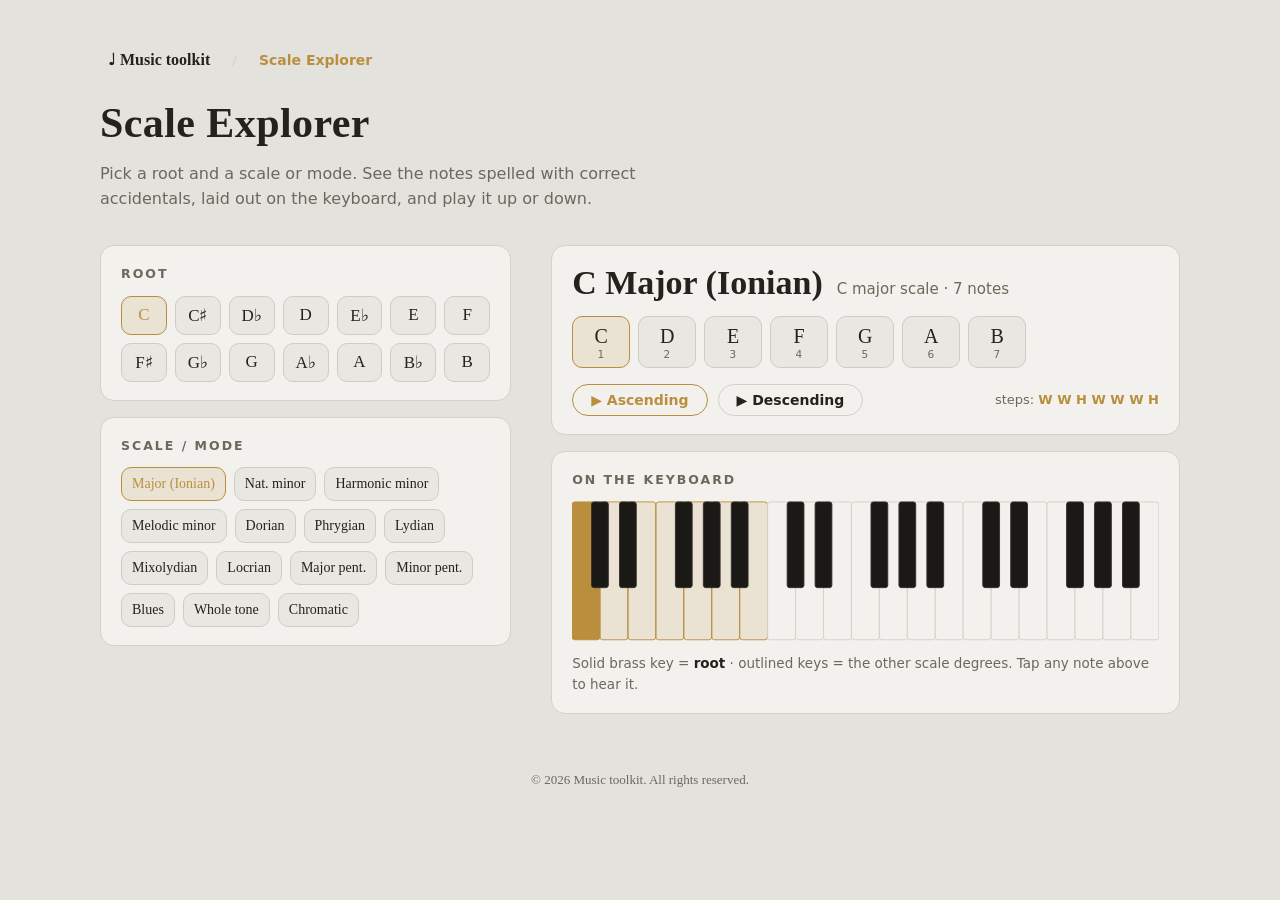
<file: scales.html>
<!DOCTYPE html>
<html lang="en">
<head>
<meta charset="utf-8">
<meta name="viewport" content="width=device-width, initial-scale=1">
<title>Scale Explorer · Music toolkit</title>
<link rel="stylesheet" href="css/theme.css">
<style>
  .layout{display:grid;grid-template-columns:minmax(0,.85fr) minmax(0,1.3fr);gap:clamp(20px,3.5vw,40px);align-items:start}
  @media (max-width:860px){.layout{grid-template-columns:1fr}}
  .col{display:flex;flex-direction:column;gap:16px;min-width:0}

  .roots{display:grid;grid-template-columns:repeat(7,1fr);gap:8px}
  .scales{display:flex;flex-wrap:wrap;gap:8px}
  .scales .chipbtn{font-size:14px}

  .scale-head{display:flex;align-items:baseline;gap:14px;flex-wrap:wrap}
  .scale-head .name{
    font-family:"Iowan Old Style","Palatino Linotype",Palatino,Georgia,serif;
    font-size:34px;font-weight:600;line-height:1.1;
  }
  .scale-head .full{color:var(--muted);font-size:15px}

  .note-row{display:flex;gap:8px;flex-wrap:wrap;margin-top:14px}
  .note-chip{
    background:var(--chip);border:1px solid var(--chip-edge);border-radius:10px;
    min-width:58px;padding:8px 8px 7px;text-align:center;cursor:pointer;
    color:var(--ink);font-family:inherit;
  }
  .note-chip:hover{border-color:var(--brass)}
  .note-chip.root{border-color:var(--brass);background:var(--brass-soft)}
  .note-chip .n{font-family:"Iowan Old Style",Palatino,Georgia,serif;font-size:20px;line-height:1.15}
  .note-chip .d{font-size:10.5px;color:var(--muted);letter-spacing:.04em;text-transform:uppercase}

  .kbd-box svg.kbd{display:block;width:100%;height:auto}
  .wk{fill:var(--card);stroke:var(--card-edge)}
  .bk{fill:var(--disc);stroke:var(--disc-line)}
  .wk.hl{fill:var(--brass-soft);stroke:var(--brass)}
  .bk.hl{fill:var(--brass);stroke:var(--brass)}
  .wk.rt{fill:var(--brass);stroke:var(--brass)}
  .bk.rt{fill:var(--brass);stroke:var(--engrave)}

  .play-row{display:flex;gap:10px;margin-top:16px;flex-wrap:wrap;align-items:center}
  .steps{color:var(--muted);font-size:13px;margin-left:auto;font-variant-numeric:tabular-nums}
  .steps b{color:var(--brass);font-weight:600}
</style>
</head>
<body>
<nav class="topnav">
  <a class="home serif" href="index.html">♩ Music toolkit</a>
  <span class="sep">/</span>
  <span class="here">Scale Explorer</span>
</nav>
<div class="wrap">
  <header class="page">
    <h1>Scale Explorer</h1>
    <p>Pick a root and a scale or mode. See the notes spelled with correct
       accidentals, laid out on the keyboard, and play it up or down.</p>
  </header>

  <div class="layout">
    <div class="col">
      <div class="card">
        <h2 class="sect">Root</h2>
        <div class="roots" id="roots"></div>
      </div>
      <div class="card">
        <h2 class="sect">Scale / mode</h2>
        <div class="scales" id="scaleList"></div>
      </div>
    </div>

    <div class="col">
      <div class="card">
        <div class="scale-head">
          <span class="name serif" id="scaleName"></span>
          <span class="full" id="scaleFull"></span>
        </div>
        <div class="note-row" id="noteRow"></div>
        <div class="play-row">
          <button class="btn brass" id="playUp" type="button">▶ Ascending</button>
          <button class="btn" id="playDown" type="button">▶ Descending</button>
          <span class="steps" id="steps"></span>
        </div>
      </div>
      <div class="card kbd-box">
        <h2 class="sect">On the keyboard</h2>
        <svg class="kbd" id="kbd" viewBox="0 0 630 150" role="img"
             aria-label="Piano keyboard with scale notes highlighted"></svg>
        <p class="hint" style="margin-top:12px">Solid brass key = <b>root</b> ·
           outlined keys = the other scale degrees. Tap any note above to hear it.</p>
      </div>
    </div>
  </div>
  <footer class="site"><p class="brand">© 2026 Music toolkit. All rights reserved.</p></footer>
</div>

<script src="js/piano.js"></script>
<script>
(function(){
  "use strict";
  /* ---------------- theory ---------------- */
  const LETTERS = ["C","D","E","F","G","A","B"];
  const NAT_PC  = [0,2,4,5,7,9,11];
  const ACC_STR = {"-2":"𝄫","-1":"♭","0":"","1":"♯","2":"𝄪"};
  const ROOTS = ["C","C♯","D♭","D","E♭","E","F","F♯","G♭","G","A♭","A","B♭","B"];

  /* intervals are semitones from the root; degs are the scale-degree numbers
     (1-based letter offsets) used to spell each note with the right letter.
     Heptatonic scales walk 1..7; pentatonic/blues skip letters as noted. */
  const SCALES = [
    {sym:"Major (Ionian)",  full:"major scale",          semis:[0,2,4,5,7,9,11],  degs:[1,2,3,4,5,6,7]},
    {sym:"Nat. minor",      full:"natural minor (Aeolian)",semis:[0,2,3,5,7,8,10], degs:[1,2,3,4,5,6,7]},
    {sym:"Harmonic minor",  full:"harmonic minor",        semis:[0,2,3,5,7,8,11],  degs:[1,2,3,4,5,6,7]},
    {sym:"Melodic minor",   full:"melodic minor (ascending)",semis:[0,2,3,5,7,9,11],degs:[1,2,3,4,5,6,7]},
    {sym:"Dorian",          full:"Dorian mode",           semis:[0,2,3,5,7,9,10],  degs:[1,2,3,4,5,6,7]},
    {sym:"Phrygian",        full:"Phrygian mode",         semis:[0,1,3,5,7,8,10],  degs:[1,2,3,4,5,6,7]},
    {sym:"Lydian",          full:"Lydian mode",           semis:[0,2,4,6,7,9,11],  degs:[1,2,3,4,5,6,7]},
    {sym:"Mixolydian",      full:"Mixolydian mode",       semis:[0,2,4,5,7,9,10],  degs:[1,2,3,4,5,6,7]},
    {sym:"Locrian",         full:"Locrian mode",          semis:[0,1,3,5,6,8,10],  degs:[1,2,3,4,5,6,7]},
    {sym:"Major pent.",     full:"major pentatonic",      semis:[0,2,4,7,9],       degs:[1,2,3,5,6]},
    {sym:"Minor pent.",     full:"minor pentatonic",      semis:[0,3,5,7,10],      degs:[1,3,4,5,7]},
    {sym:"Blues",           full:"blues scale",           semis:[0,3,5,6,7,10],    degs:[1,3,4,5,5,7]},
    {sym:"Whole tone",      full:"whole-tone scale",      semis:[0,2,4,6,8,10],    degs:[1,2,3,4,5,6]},
    {sym:"Chromatic",       full:"chromatic scale",       semis:[0,1,2,3,4,5,6,7,8,9,10,11], degs:null},
  ];

  function parseRoot(r){
    const acc = r.length>1 ? (r[1]==="♯" ? 1 : -1) : 0;
    const li = LETTERS.indexOf(r[0]);
    return {li, pc:(NAT_PC[li]+acc+12)%12};
  }
  /* spell a note a given letter-offset and semitone-offset above the root */
  function spell(root, degOffset, semis){
    const li = (root.li + degOffset) % 7;
    const natural = NAT_PC[li];
    let acc = ((root.pc + semis) % 12) - natural;
    acc = ((acc + 18) % 12) - 6;               // fold into -6..+5
    if (acc > 6) acc -= 12; if (acc < -6) acc += 12;
    return LETTERS[li] + (ACC_STR[String(acc)] ?? "?");
  }
  /* chromatic fallback: 12 distinct pitch classes can't be spelled on 7 letters,
     so use flats for a flat root and sharps otherwise */
  const SHARP_NAMES = ["C","C♯","D","D♯","E","F","F♯","G","G♯","A","A♯","B"];
  const FLAT_NAMES  = ["C","D♭","D","E♭","E","F","G♭","G","A♭","A","B♭","B"];

  function noteNames(root, scale){
    if (scale.degs === null){
      const table = /♭/.test(currentRootName) ? FLAT_NAMES : SHARP_NAMES;
      return scale.semis.map(s => table[(root.pc + s) % 12]);
    }
    return scale.semis.map((s,i) => spell(root, scale.degs[i]-1, s));
  }

  /* ---------------- state ---------------- */
  let currentRootName = "C", scale = SCALES[0];

  const rootsEl = document.getElementById("roots");
  const scaleListEl = document.getElementById("scaleList");
  const kbd = document.getElementById("kbd");
  const NS = "http://www.w3.org/2000/svg";

  ROOTS.forEach(r=>{
    const b = document.createElement("button");
    b.className = "chipbtn"; b.type = "button"; b.textContent = r;
    b.addEventListener("click", ()=>{ currentRootName = r; render(); });
    rootsEl.appendChild(b);
  });
  SCALES.forEach(sc=>{
    const b = document.createElement("button");
    b.className = "chipbtn"; b.type = "button"; b.textContent = sc.sym;
    b.title = sc.full;
    b.addEventListener("click", ()=>{ scale = sc; render(); });
    scaleListEl.appendChild(b);
  });

  /* ---------------- keyboard ---------------- */
  const OCTAVES = 3, WW = 30, WH = 148, BW = 18, BH = 92;
  const IS_BLACK = [false,true,false,true,false,false,true,false,true,false,true,false];
  const keyRects = [];
  (function buildKeyboard(){
    const whites = [], blacks = [];
    let wx = 0;
    for (let o=0;o<OCTAVES;o++){
      for (let pc=0;pc<12;pc++){
        const idx = o*12+pc;
        if (!IS_BLACK[pc]){ whites.push({idx, x:wx}); wx += WW; }
        else { blacks.push({idx, x:wx - BW/2}); }
      }
    }
    whites.forEach(k=>{
      const r = document.createElementNS(NS,"rect");
      r.setAttribute("x",k.x); r.setAttribute("y",1);
      r.setAttribute("width",WW); r.setAttribute("height",WH);
      r.setAttribute("rx",3); r.setAttribute("class","wk");
      kbd.appendChild(r); keyRects[k.idx] = r;
    });
    blacks.forEach(k=>{
      const r = document.createElementNS(NS,"rect");
      r.setAttribute("x",k.x); r.setAttribute("y",1);
      r.setAttribute("width",BW); r.setAttribute("height",BH);
      r.setAttribute("rx",2.5); r.setAttribute("class","bk");
      kbd.appendChild(r); keyRects[k.idx] = r;
    });
  })();

  /* ---------------- audio ---------------- */
  const audio = Piano.context;
  const tone = Piano.play;
  function scaleSemis(){
    const root = parseRoot(currentRootName);
    return scale.semis.map(s => root.pc + s);
  }
  function playScale(descending){
    const t0 = audio().currentTime + 0.05;
    const base = scaleSemis();
    let seq = base.concat([base[0] + 12]);           // add the octave
    if (descending) seq = seq.slice().reverse();
    seq.forEach((s,i)=> tone(s, t0 + i*0.28, 0.42, 0.18));
  }
  document.getElementById("playUp").addEventListener("click", ()=>playScale(false));
  document.getElementById("playDown").addEventListener("click", ()=>playScale(true));

  /* ---------------- render ---------------- */
  function render(){
    const root = parseRoot(currentRootName);

    rootsEl.querySelectorAll(".chipbtn").forEach(b=>b.classList.toggle("on", b.textContent===currentRootName));
    scaleListEl.querySelectorAll(".chipbtn").forEach(b=>b.classList.toggle("on", b.textContent===scale.sym));

    document.getElementById("scaleName").textContent = currentRootName + " " + scale.sym;
    document.getElementById("scaleFull").textContent = currentRootName + " " + scale.full
      + " · " + scale.semis.length + " notes";

    const names = noteNames(root, scale);
    const row = document.getElementById("noteRow");
    row.innerHTML = "";
    names.forEach((n,i)=>{
      const b = document.createElement("button");
      b.className = "note-chip" + (i===0 ? " root" : "");
      b.type = "button";
      b.setAttribute("aria-label","Play "+n);
      b.innerHTML = '<div class="n serif">'+n+'</div><div class="d">'+(i+1)+'</div>';
      b.addEventListener("click", ()=> tone(root.pc + scale.semis[i], null, 0.7, 0.2));
      row.appendChild(b);
    });

    /* interval-step summary, e.g. W W H W W W H */
    const stepsEl = document.getElementById("steps");
    const full = scale.semis.concat([12]);
    const steps = [];
    for (let i=1;i<full.length;i++){
      const d = full[i]-full[i-1];
      steps.push(d===2 ? "W" : d===1 ? "H" : d+"·");
    }
    stepsEl.innerHTML = "steps: <b>" + steps.join(" ") + "</b>";

    keyRects.forEach(r=> r.classList.remove("hl","rt"));
    scale.semis.forEach(s=>{
      const idx = root.pc + s;
      if (keyRects[idx]) keyRects[idx].classList.add(s===0 ? "rt" : "hl");
    });
  }
  render();
})();
</script>
</body>
</html>
</file>
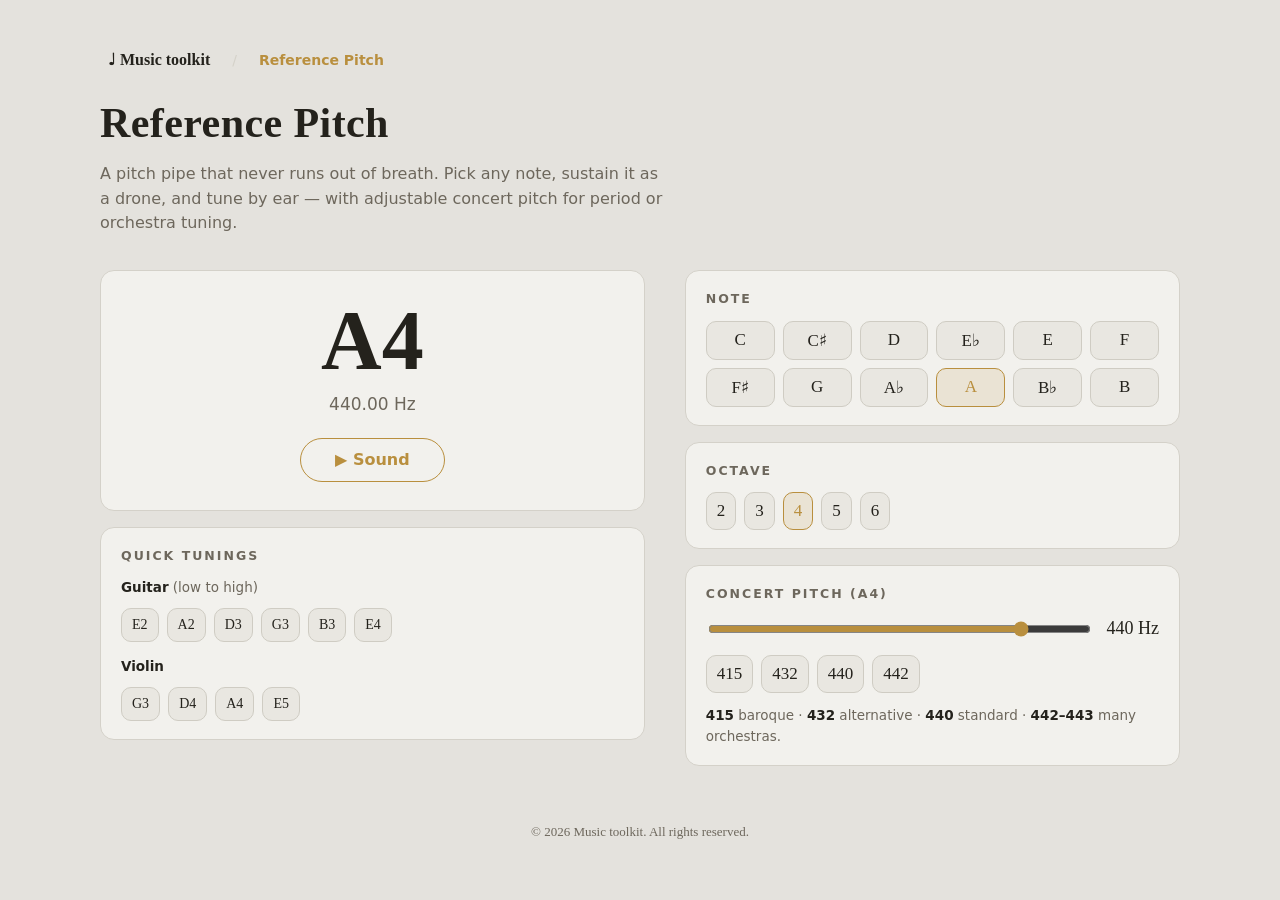
<file: tuner.html>
<!DOCTYPE html>
<html lang="en">
<head>
<meta charset="utf-8">
<meta name="viewport" content="width=device-width, initial-scale=1">
<title>Reference Pitch · Music toolkit</title>
<link rel="stylesheet" href="css/theme.css">
<style>
  .layout{display:grid;grid-template-columns:minmax(0,1.1fr) minmax(0,1fr);gap:clamp(20px,3.5vw,40px);align-items:start}
  @media (max-width:840px){.layout{grid-template-columns:1fr}}
  .col{display:flex;flex-direction:column;gap:16px;min-width:0}

  .now{text-align:center;padding:28px 20px}
  .now .note{
    font-family:"Iowan Old Style","Palatino Linotype",Palatino,Georgia,serif;
    font-size:clamp(56px,9vw,84px);font-weight:600;line-height:1;
  }
  .now .freq{color:var(--muted);font-size:17px;margin-top:8px;font-variant-numeric:tabular-nums}
  .now .btn{margin-top:20px;padding:13px 34px;font-size:16px}

  .notes{display:grid;grid-template-columns:repeat(6,1fr);gap:8px}
  .octaves,.presets,.strings{display:flex;gap:8px;flex-wrap:wrap}
  .cal-row{display:flex;align-items:center;gap:14px;margin-top:6px}
  .cal-row input[type=range]{flex:1;accent-color:var(--brass)}
  .cal-val{font-variant-numeric:tabular-nums;min-width:5.5ch;text-align:right;
    font-family:"Iowan Old Style",Palatino,Georgia,serif;font-size:18px}
  .strings .chipbtn{font-size:14px}
</style>
</head>
<body>
<nav class="topnav">
  <a class="home serif" href="index.html">♩ Music toolkit</a>
  <span class="sep">/</span>
  <span class="here">Reference Pitch</span>
</nav>
<div class="wrap">
  <header class="page">
    <h1>Reference Pitch</h1>
    <p>A pitch pipe that never runs out of breath. Pick any note, sustain it as a drone,
       and tune by ear — with adjustable concert pitch for period or orchestra tuning.</p>
  </header>

  <div class="layout">
    <div class="col">
      <div class="card now">
        <div class="note serif" id="noteView">A4</div>
        <div class="freq" id="freqView">440.00 Hz</div>
        <button class="btn brass" id="toggle" type="button">▶ Sound</button>
      </div>
      <div class="card">
        <h2 class="sect">Quick tunings</h2>
        <p class="hint" style="margin-bottom:10px"><b>Guitar</b> (low to high)</p>
        <div class="strings" id="guitar"></div>
        <p class="hint" style="margin:14px 0 10px"><b>Violin</b></p>
        <div class="strings" id="violin"></div>
      </div>
    </div>

    <div class="col">
      <div class="card">
        <h2 class="sect">Note</h2>
        <div class="notes" id="notes"></div>
      </div>
      <div class="card">
        <h2 class="sect">Octave</h2>
        <div class="octaves" id="octaves"></div>
      </div>
      <div class="card">
        <h2 class="sect">Concert pitch (A4)</h2>
        <div class="cal-row">
          <input type="range" id="cal" min="415" max="445" step="1" value="440"
                 aria-label="Concert pitch of A4 in hertz">
          <span class="cal-val" id="calVal">440 Hz</span>
        </div>
        <div class="presets" id="presets" style="margin-top:12px"></div>
        <p class="hint" style="margin-top:12px"><b>415</b> baroque · <b>432</b> alternative ·
           <b>440</b> standard · <b>442–443</b> many orchestras.</p>
      </div>
    </div>
  </div>
  <footer class="site"><p class="brand">© 2026 Music toolkit. All rights reserved.</p></footer>
</div>

<script>
(function(){
  "use strict";
  const NOTES = ["C","C♯","D","E♭","E","F","F♯","G","A♭","A","B♭","B"];
  let noteIdx = 9, octave = 4, a4 = 440;   // A4
  let playing = false;

  /* ---- audio: one persistent oscillator while playing ---- */
  let ctx = null, osc = null, gain = null;
  function audio(){
    if(!ctx) ctx = new (window.AudioContext||window.webkitAudioContext)();
    if(ctx.state==="suspended") ctx.resume();
    return ctx;
  }
  function freq(){
    /* semitones relative to A4: (octave-4)*12 + (noteIdx - 9) */
    const n = (octave-4)*12 + (noteIdx-9);
    return a4 * Math.pow(2, n/12);
  }
  function start(){
    const c = audio();
    osc = c.createOscillator(); gain = c.createGain();
    osc.type = "triangle";
    osc.frequency.value = freq();
    gain.gain.setValueAtTime(0, c.currentTime);
    gain.gain.linearRampToValueAtTime(0.22, c.currentTime+0.06);
    osc.connect(gain).connect(c.destination);
    osc.start();
    playing = true;
  }
  function stop(){
    if (osc){
      const c = ctx, o = osc, g = gain;
      g.gain.setTargetAtTime(0, c.currentTime, 0.04);
      o.stop(c.currentTime + 0.3);
      osc = null; gain = null;
    }
    playing = false;
  }
  function retune(){
    if (osc) osc.frequency.setTargetAtTime(freq(), ctx.currentTime, 0.02);
  }

  /* ---- render ---- */
  const noteView = document.getElementById("noteView");
  const freqView = document.getElementById("freqView");
  const toggle = document.getElementById("toggle");
  const notesEl = document.getElementById("notes");
  const octEl = document.getElementById("octaves");
  const cal = document.getElementById("cal");
  const calVal = document.getElementById("calVal");

  function paint(){
    noteView.textContent = NOTES[noteIdx] + octave;
    freqView.textContent = freq().toFixed(2) + " Hz";
    calVal.textContent = a4 + " Hz";
    notesEl.querySelectorAll(".chipbtn").forEach((b,i)=>b.classList.toggle("on", i===noteIdx));
    octEl.querySelectorAll(".chipbtn").forEach(b=>b.classList.toggle("on", +b.textContent===octave));
    toggle.textContent = playing ? "■ Stop" : "▶ Sound";
    toggle.classList.toggle("on", playing);
    retune();
  }

  NOTES.forEach((n,i)=>{
    const b = document.createElement("button");
    b.className = "chipbtn"; b.type = "button"; b.textContent = n;
    b.addEventListener("click", ()=>{ noteIdx = i; paint(); });
    notesEl.appendChild(b);
  });
  [2,3,4,5,6].forEach(o=>{
    const b = document.createElement("button");
    b.className = "chipbtn"; b.type = "button"; b.textContent = o;
    b.addEventListener("click", ()=>{ octave = o; paint(); });
    octEl.appendChild(b);
  });
  cal.addEventListener("input", ()=>{ a4 = +cal.value; paint(); });

  [415,432,440,442].forEach(v=>{
    const b = document.createElement("button");
    b.className = "chipbtn"; b.type = "button"; b.textContent = v;
    b.addEventListener("click", ()=>{ a4 = v; cal.value = v; paint(); });
    document.getElementById("presets").appendChild(b);
  });

  /* quick tunings: [label, noteIdx, octave] */
  const GUITAR = [["E2",4,2],["A2",9,2],["D3",2,3],["G3",7,3],["B3",11,3],["E4",4,4]];
  const VIOLIN = [["G3",7,3],["D4",2,4],["A4",9,4],["E5",4,5]];
  function quick(elId, arr){
    const host = document.getElementById(elId);
    arr.forEach(([label,ni,oc])=>{
      const b = document.createElement("button");
      b.className = "chipbtn"; b.type = "button"; b.textContent = label;
      b.addEventListener("click", ()=>{
        noteIdx = ni; octave = oc;
        if (!playing) start();
        paint();
      });
      host.appendChild(b);
    });
  }
  quick("guitar", GUITAR);
  quick("violin", VIOLIN);

  toggle.addEventListener("click", ()=>{ playing ? stop() : start(); paint(); });
  document.addEventListener("keydown", e=>{
    if (e.key===" " && !e.target.closest("button,input")){
      e.preventDefault();
      playing ? stop() : start(); paint();
    }
  });

  paint();
})();
</script>
</body>
</html>
</file>
<file: css/theme.css>
/* Shared theme for the Chord music toolkit */
:root{
  --ground:#e4e2dd; --ink:#24221c; --muted:#6d675c; --card:#f2f1ed;
  --card-edge:#d4d1c9; --disc:#1a1916; --disc-active:#26241f; --disc-line:#33302a;
  --engrave:#ece7db; --engrave-dim:#57534a; --brass:#b98f3e;
  --brass-soft:rgba(185,143,62,.14); --chip:#e9e7e1; --chip-edge:#cfccc3;
  --shadow:0 18px 40px rgba(20,18,12,.18);
}
@media (prefers-color-scheme: dark){
  :root{
    --ground:#12110e; --ink:#eae5d9; --muted:#96907f; --card:#1b1a16;
    --card-edge:#2b2923; --disc:#1d1c18; --disc-active:#2a2721; --disc-line:#383429;
    --engrave:#ece7db; --engrave-dim:#565248; --brass:#cfa551;
    --brass-soft:rgba(207,165,81,.12); --chip:#232219; --chip-edge:#3a372c;
    --shadow:0 18px 48px rgba(0,0,0,.5);
  }
}
:root[data-theme="dark"]{
  --ground:#12110e; --ink:#eae5d9; --muted:#96907f; --card:#1b1a16;
  --card-edge:#2b2923; --disc:#1d1c18; --disc-active:#2a2721; --disc-line:#383429;
  --engrave:#ece7db; --engrave-dim:#565248; --brass:#cfa551;
  --brass-soft:rgba(207,165,81,.12); --chip:#232219; --chip-edge:#3a372c;
  --shadow:0 18px 48px rgba(0,0,0,.5);
}
:root[data-theme="light"]{
  --ground:#e4e2dd; --ink:#24221c; --muted:#6d675c; --card:#f2f1ed;
  --card-edge:#d4d1c9; --disc:#1a1916; --disc-active:#26241f; --disc-line:#33302a;
  --engrave:#ece7db; --engrave-dim:#57534a; --brass:#b98f3e;
  --brass-soft:rgba(185,143,62,.14); --chip:#e9e7e1; --chip-edge:#cfccc3;
  --shadow:0 18px 40px rgba(20,18,12,.18);
}

*{box-sizing:border-box}
html,body{margin:0}
body{
  background:var(--ground); color:var(--ink);
  font:16px/1.55 system-ui,-apple-system,"Segoe UI",sans-serif;
  padding:clamp(16px,3.5vw,44px);
}
.serif{font-family:"Iowan Old Style","Palatino Linotype",Palatino,Georgia,serif}
.wrap{max-width:1080px;margin:0 auto}

/* top navigation shared by every tool page */
.topnav{
  max-width:1080px;margin:0 auto 14px;display:flex;align-items:center;gap:14px;
  font-size:14px;
}
.topnav a{
  color:var(--muted);text-decoration:none;border-radius:8px;padding:4px 8px;
}
.topnav a:hover{color:var(--brass)}
.topnav a:focus-visible{outline:2px solid var(--brass);outline-offset:2px}
.topnav .home{
  font-family:"Iowan Old Style","Palatino Linotype",Palatino,Georgia,serif;
  font-weight:600;font-size:16px;color:var(--ink);
  display:flex;align-items:center;gap:8px;
}
.topnav .home:hover{color:var(--brass)}
.topnav .sep{color:var(--card-edge)}
.topnav .here{color:var(--brass);font-weight:600;padding:4px 8px}

header.page{margin-bottom:clamp(18px,3vw,34px)}
header.page h1{
  font-family:"Iowan Old Style","Palatino Linotype",Palatino,Georgia,serif;
  font-size:clamp(28px,4.4vw,42px);
  font-weight:600;letter-spacing:.01em;margin:0 0 6px;text-wrap:balance;
}
header.page p{margin:0;color:var(--muted);max-width:56ch}

.card{background:var(--card);border:1px solid var(--card-edge);border-radius:14px;padding:18px 20px}
h2.sect{
  font-size:12.5px;font-weight:700;letter-spacing:.16em;text-transform:uppercase;
  color:var(--muted);margin:0 0 12px;
}
.hint{color:var(--muted);font-size:13.5px;margin:0}
.hint b{color:var(--ink);font-weight:600}

.btn{
  background:var(--card);border:1px solid var(--card-edge);color:var(--ink);
  border-radius:999px;padding:8px 18px;font:600 14px/1 system-ui,sans-serif;cursor:pointer;
}
.btn:hover{border-color:var(--brass);color:var(--brass)}
.btn:focus-visible{outline:2px solid var(--brass);outline-offset:2px}
.btn.brass{background:none;border:1px solid var(--brass);color:var(--brass)}
.btn.brass:hover{background:var(--brass-soft)}
.btn[aria-pressed="true"], .btn.on{
  background:var(--brass-soft);border-color:var(--brass);color:var(--brass);
}

.chipbtn{
  background:var(--chip);border:1px solid var(--chip-edge);border-radius:10px;
  color:var(--ink);cursor:pointer;padding:8px 10px;text-align:center;
  font-family:"Iowan Old Style","Palatino Linotype",Palatino,Georgia,serif;font-size:17px;
}
.chipbtn:hover{border-color:var(--brass)}
.chipbtn:focus-visible{outline:2px solid var(--brass);outline-offset:2px}
.chipbtn.on{border-color:var(--brass);color:var(--brass);background:var(--brass-soft)}

/* site footer shared by every page */
footer.site{
  margin-top:clamp(28px,5vw,56px);color:var(--muted);font-size:13px;text-align:center;
}
footer.site p{margin:4px 0}
footer.site .brand{font-family:"Iowan Old Style","Palatino Linotype",Palatino,Georgia,serif}
footer.site .credit{font-size:12px;opacity:.85}
footer.site a{color:inherit}
</file>
